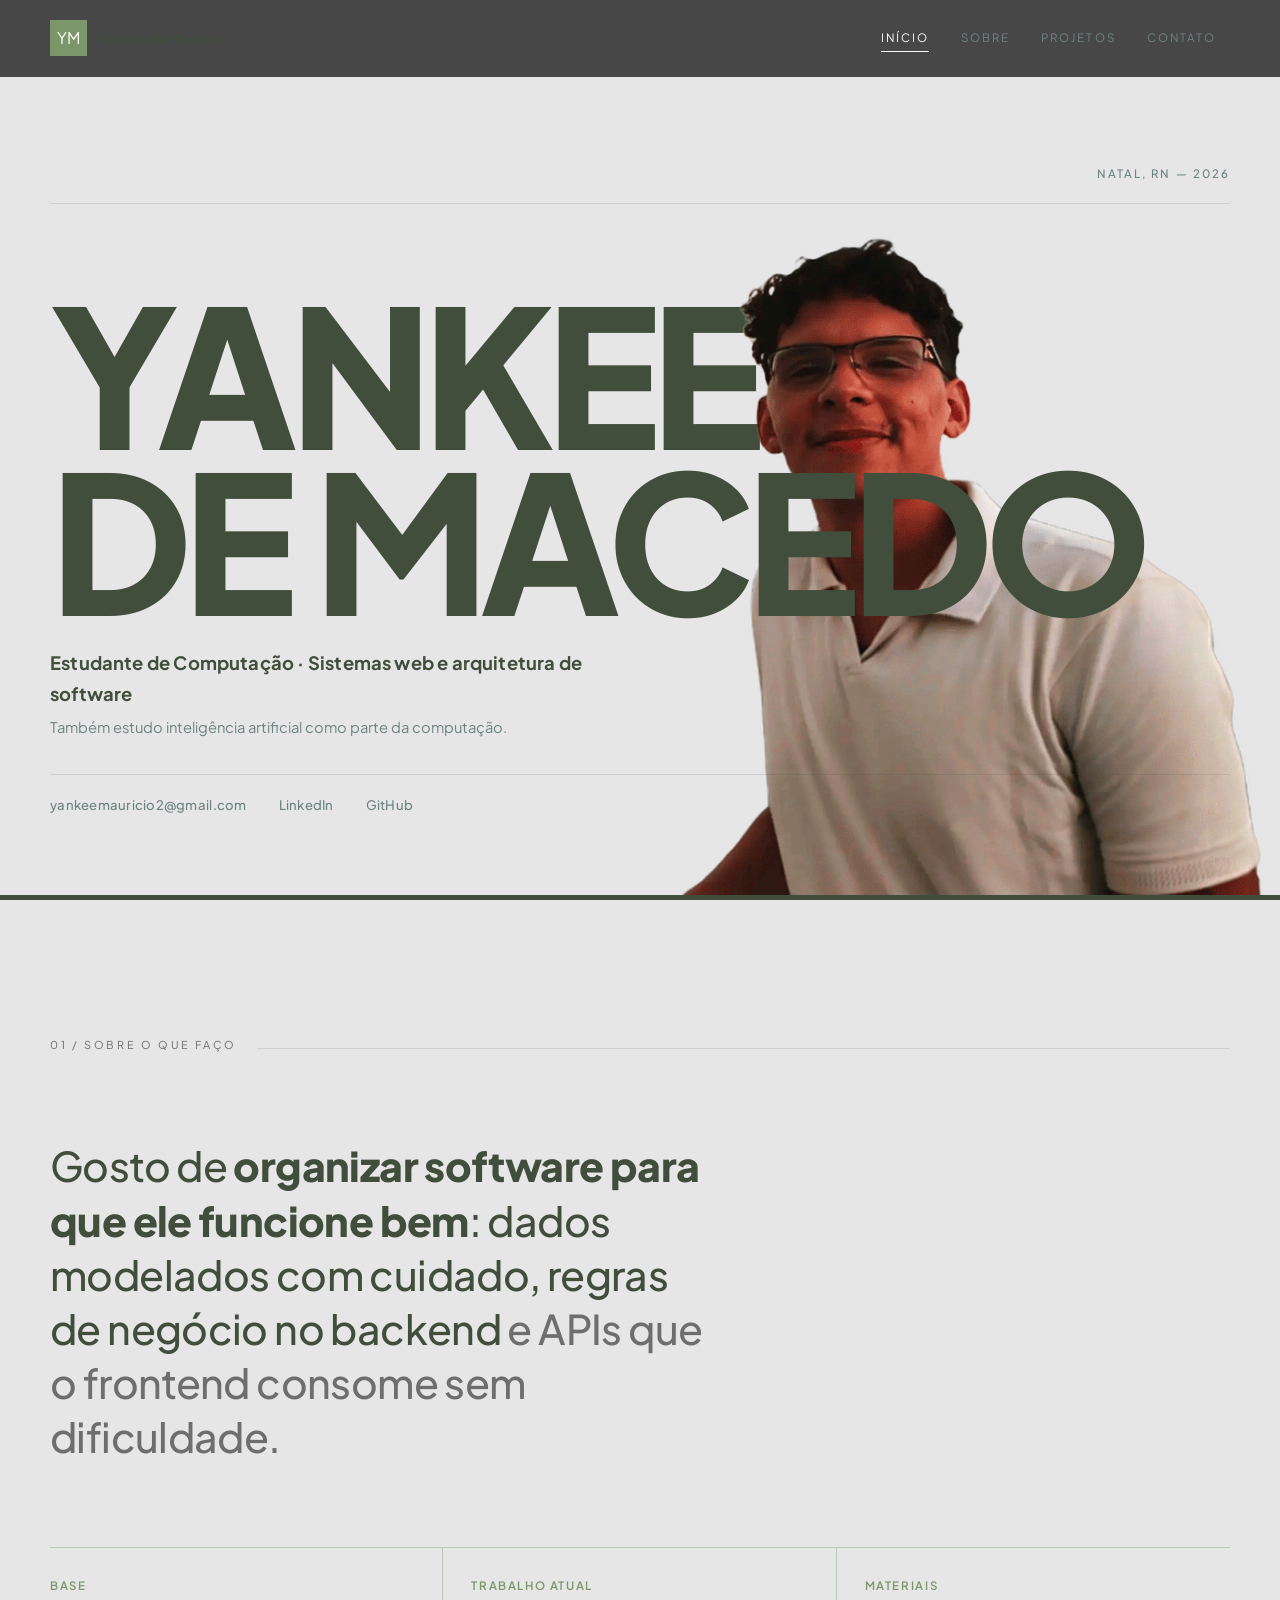
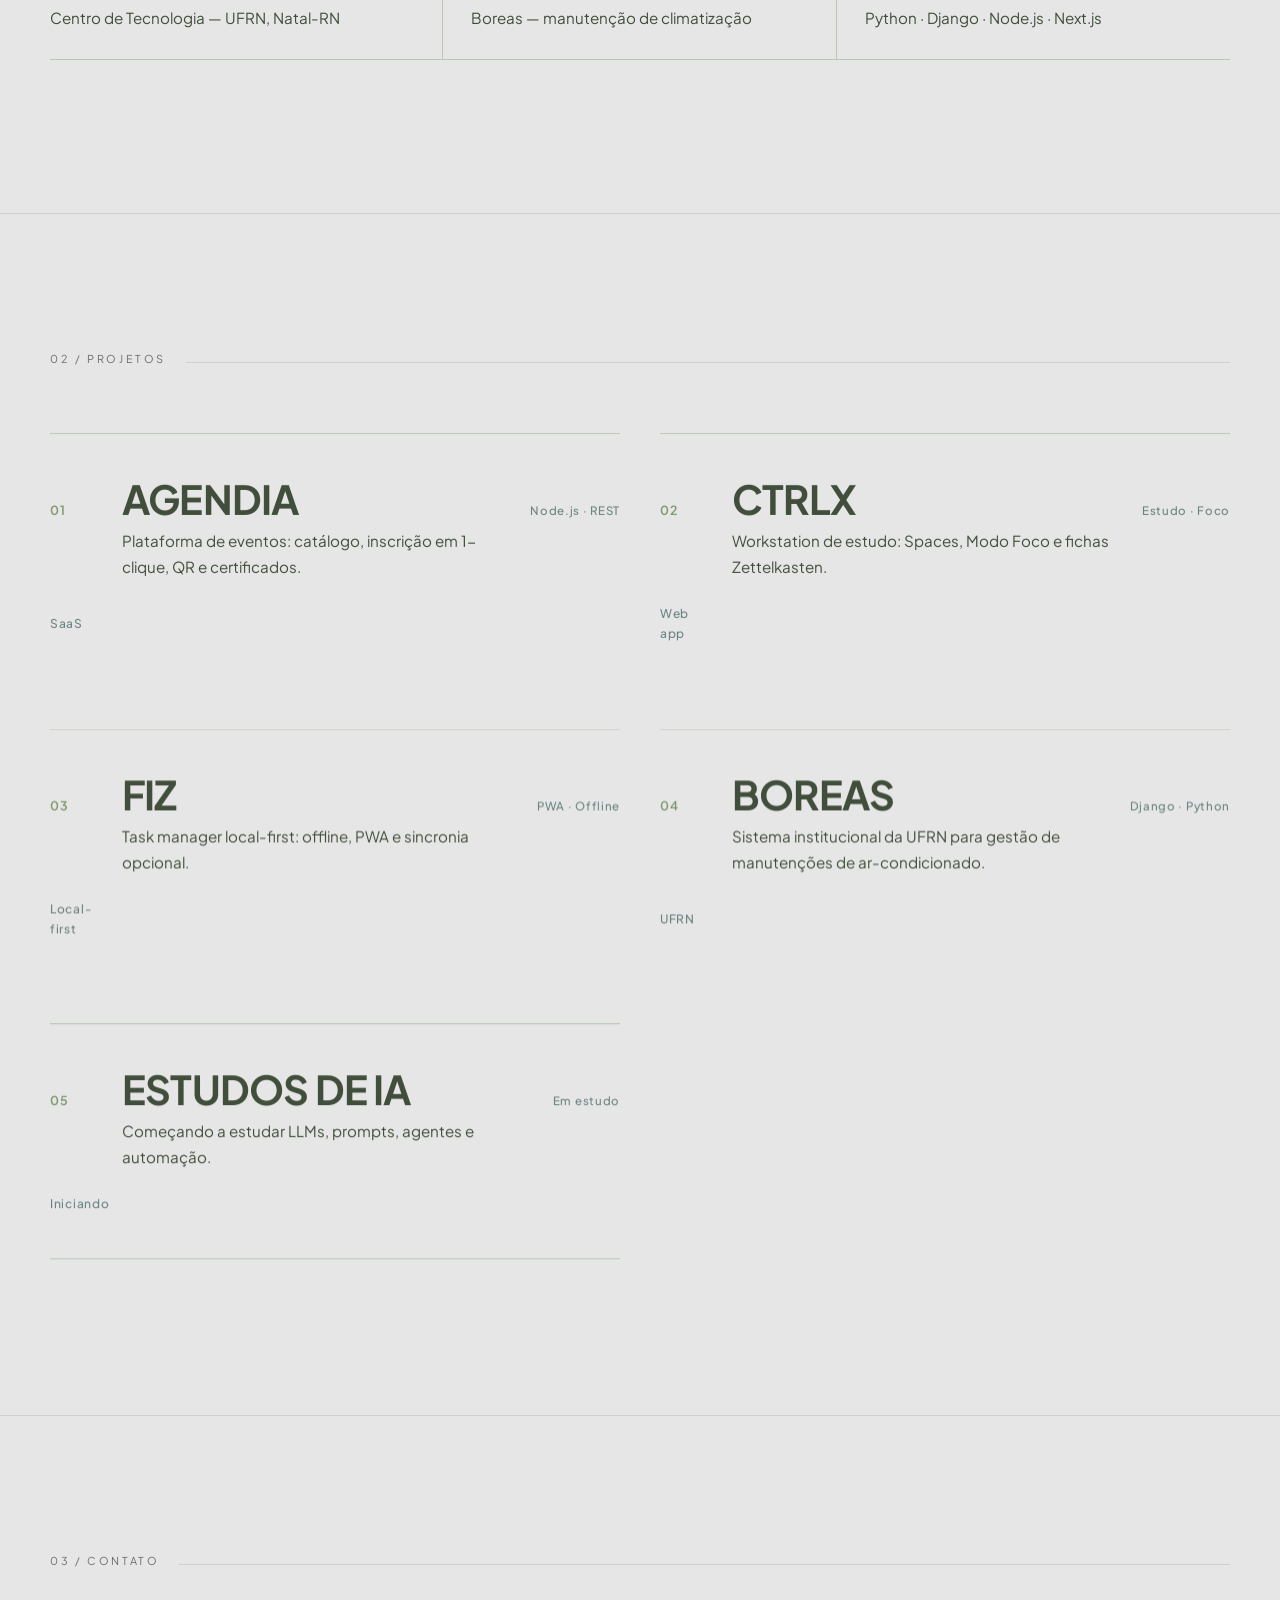
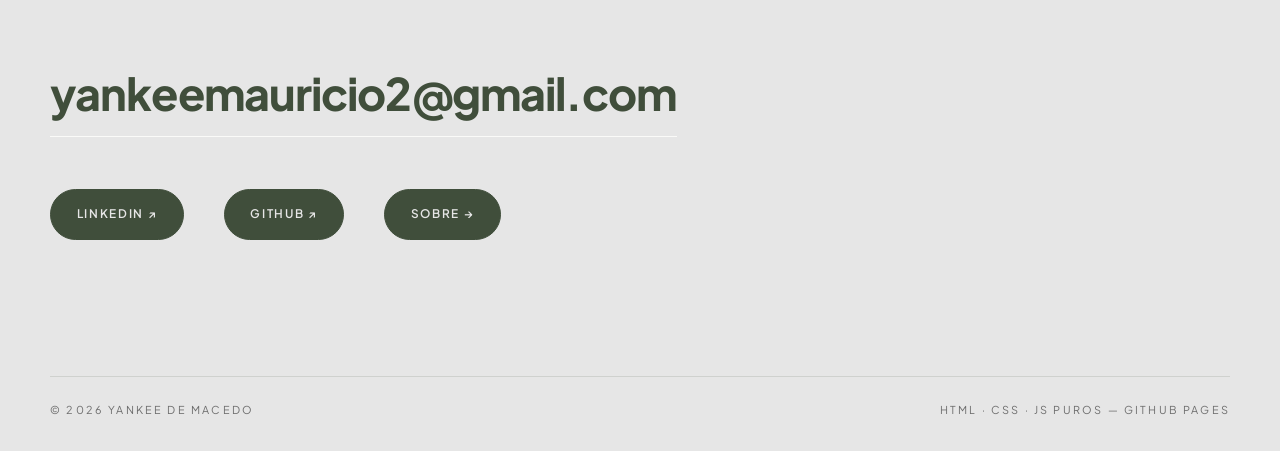
<file: index.html>
<!doctype html>
<html lang="pt-BR">
  <head>
    <meta charset="UTF-8" />
    <meta name="viewport" content="width=device-width, initial-scale=1.0" />
    <title>Yankee de Macedo — Estudante de Computação</title>
    <link rel="preconnect" href="https://fonts.googleapis.com" />
    <link rel="preconnect" href="https://fonts.gstatic.com" crossorigin />
    <link
      href="https://fonts.googleapis.com/css2?family=Plus+Jakarta+Sans:wght@400;500;600;700;800&display=swap"
      rel="stylesheet"
    />
    <meta
      name="description"
      content="Portfólio de estudos e projetos de Yankee de Macedo, estudante de Engenharia da Computação na UFRN. Sistemas web, backend e arquitetura. Natal-RN."
    />
    <meta name="theme-color" content="#E6E6E6" />
    <meta property="og:title" content="Yankee de Macedo — Estudante de Computação" />
    <meta property="og:description" content="Projetos de estudo em sistemas web, backend e arquitetura de software." />
    <meta property="og:type" content="website" />
    <link rel="icon" type="image/svg+xml" href="favicon.svg" />
    <link rel="stylesheet" href="styles.css" />
    <noscript><style>[data-reveal] { opacity: 1 !important; transform: none !important; }</style></noscript>
  </head>
  <body>
    <a class="skip-link" href="#conteudo">Pular para o conteúdo</a>
    <div class="page-shell">
      <header class="site-header">
        <div class="wrap nav-wrap">
          <a href="index.html" class="brand" aria-label="Yankee de Macedo — início">
            <span class="brand-mark" aria-hidden="true">YM</span>
            <span class="brand-name">Yankee de Macedo</span>
          </a>
          <nav class="main-nav" aria-label="Menu principal">
            <a href="index.html" class="is-active">Início</a>
            <a href="about.html">Sobre</a>
            <a href="projects.html">Projetos</a>
            <a href="contact.html">Contato</a>
          </nav>
          <button class="menu-toggle" type="button" aria-label="Abrir menu" aria-expanded="false" aria-controls="menu-mobile">Menu</button>
        </div>
        <div class="wrap">
          <nav class="mobile-nav" id="menu-mobile" aria-label="Menu mobile">
            <a href="index.html">Início</a>
            <a href="about.html">Sobre</a>
            <a href="projects.html">Projetos</a>
            <a href="contact.html">Contato</a>
          </nav>
        </div>
      </header>

      <main id="conteudo">
        <section class="hero" id="hero">
          <div class="wrap">
            <div class="hero-meta">
              <span>Natal, RN — 2026</span>
            </div>

            <!-- nome gigante (camada de trás) -->
            <h1 class="hero-title">
              <span class="hero-line"><span>Yankee</span></span>
              <span class="hero-line"><span>de Macedo</span></span>
            </h1>

            <!-- fotos recortadas: absolute, por cima do texto (efeito 3D) -->
            <div class="hero-figure" aria-hidden="true">
              <div class="hero-photo-stack">
                <img src="public/foto_perfil_semfundo.webp" alt="" class="is-on" loading="eager" fetchpriority="high" decoding="async" width="1249" height="1249" />
                <img src="public/foto_perfil_3d-semfundo.webp" alt="" loading="lazy" decoding="async" width="1600" height="1600" />
                <img src="public/foto_perfil_bloco_semfundo.webp" alt="" loading="lazy" decoding="async" width="1600" height="1600" />
                <img src="public/foto_perfil_papel_semfundo.webp" alt="" loading="lazy" decoding="async" width="1024" height="1024" />
              </div>
            </div>

            <div class="hero-bottom">
              <p class="hero-role">Estudante de Computação · Sistemas web e arquitetura de software</p>
              <p class="hero-note">Também estudo inteligência artificial como parte da computação.</p>
            </div>

            <div class="hero-contact" data-reveal>
              <a href="mailto:yankeemauricio2@gmail.com">yankeemauricio2@gmail.com</a>
              <a href="https://www.linkedin.com/in/yankeedemacedo/" target="_blank" rel="noreferrer">LinkedIn</a>
              <a href="https://github.com/yankeedemacedo" target="_blank" rel="noreferrer">GitHub</a>
            </div>
          </div>
        </section>

        <section class="section" id="manifesto">
          <div class="wrap">
            <p class="section-label">01 / Sobre o que faço</p>
            <div class="manifesto" data-reveal>
              <p>
                Gosto de <strong>organizar software para que ele funcione bem</strong>:
                dados modelados com cuidado, regras de negócio no backend
                <span class="faint">e APIs que o frontend consome sem dificuldade.</span>
              </p>
            </div>
            <dl class="facts" data-reveal>
              <div><dt>Base</dt><dd>Centro de Tecnologia — UFRN, Natal-RN</dd></div>
              <div><dt>Trabalho atual</dt><dd>Boreas — manutenção de climatização</dd></div>
              <div><dt>Materiais</dt><dd>Python · Django · Node.js · Next.js</dd></div>
            </dl>
          </div>
        </section>

        <section class="section" id="arquivo">
          <div class="wrap">
            <p class="section-label">02 / Projetos</p>
            <div class="archive" data-reveal>
              <a class="work-row" href="projects.html#agendia" data-parallax>
                <span class="idx">01</span>
                <div>
                  <h3><span class="u">Agendia</span></h3>
                  <p class="desc">Plataforma de eventos: catálogo, inscrição em 1-clique, QR e certificados.</p>
                </div>
                <span class="tags">Node.js · REST</span>
                <span class="yr">SaaS</span>
              </a>
              <a class="work-row" href="projects.html#ctrlx" data-parallax>
                <span class="idx">02</span>
                <div>
                  <h3><span class="u">CtrlX</span></h3>
                  <p class="desc">Workstation de estudo: Spaces, Modo Foco e fichas Zettelkasten.</p>
                </div>
                <span class="tags">Estudo · Foco</span>
                <span class="yr">Web app</span>
              </a>
              <a class="work-row" href="projects.html#fiz" data-parallax>
                <span class="idx">03</span>
                <div>
                  <h3><span class="u">Fiz</span></h3>
                  <p class="desc">Task manager local-first: offline, PWA e sincronia opcional.</p>
                </div>
                <span class="tags">PWA · Offline</span>
                <span class="yr">Local-first</span>
              </a>
              <a class="work-row" href="projects.html#boreas" data-parallax>
                <span class="idx">04</span>
                <div>
                  <h3><span class="u">Boreas</span></h3>
                  <p class="desc">Sistema institucional da UFRN para gestão de manutenções de ar-condicionado.</p>
                </div>
                <span class="tags">Django · Python</span>
                <span class="yr">UFRN</span>
              </a>
              <a class="work-row" href="projects.html#ia" data-parallax>
                <span class="idx">05</span>
                <div>
                  <h3><span class="u">Estudos de IA</span></h3>
                  <p class="desc">Começando a estudar LLMs, prompts, agentes e automação.</p>
                </div>
                <span class="tags">Em estudo</span>
                <span class="yr">Iniciando</span>
              </a>
            </div>
          </div>
        </section>

        <footer class="footer">
          <div class="wrap">
            <p class="section-label" data-reveal>03 / Contato</p>
            <div data-reveal>
              <a class="footer-mail" href="mailto:yankeemauricio2@gmail.com">yankeemauricio2@gmail.com</a>
              <div class="footer-links">
                <a class="btn-ghost" href="https://www.linkedin.com/in/yankeedemacedo/" target="_blank" rel="noreferrer">LinkedIn ↗</a>
                <a class="btn-ghost" href="https://github.com/yankeedemacedo" target="_blank" rel="noreferrer">GitHub ↗</a>
                <a class="btn-ghost" href="about.html">Sobre →</a>
              </div>
            </div>
            <div class="footer-base">
              <span>© <span data-year>2026</span> Yankee de Macedo</span>
              <span>HTML · CSS · JS puros — GitHub Pages</span>
            </div>
          </div>
        </footer>
      </main>
    </div>
    <script src="script.js"></script>
  </body>
</html>
</file>
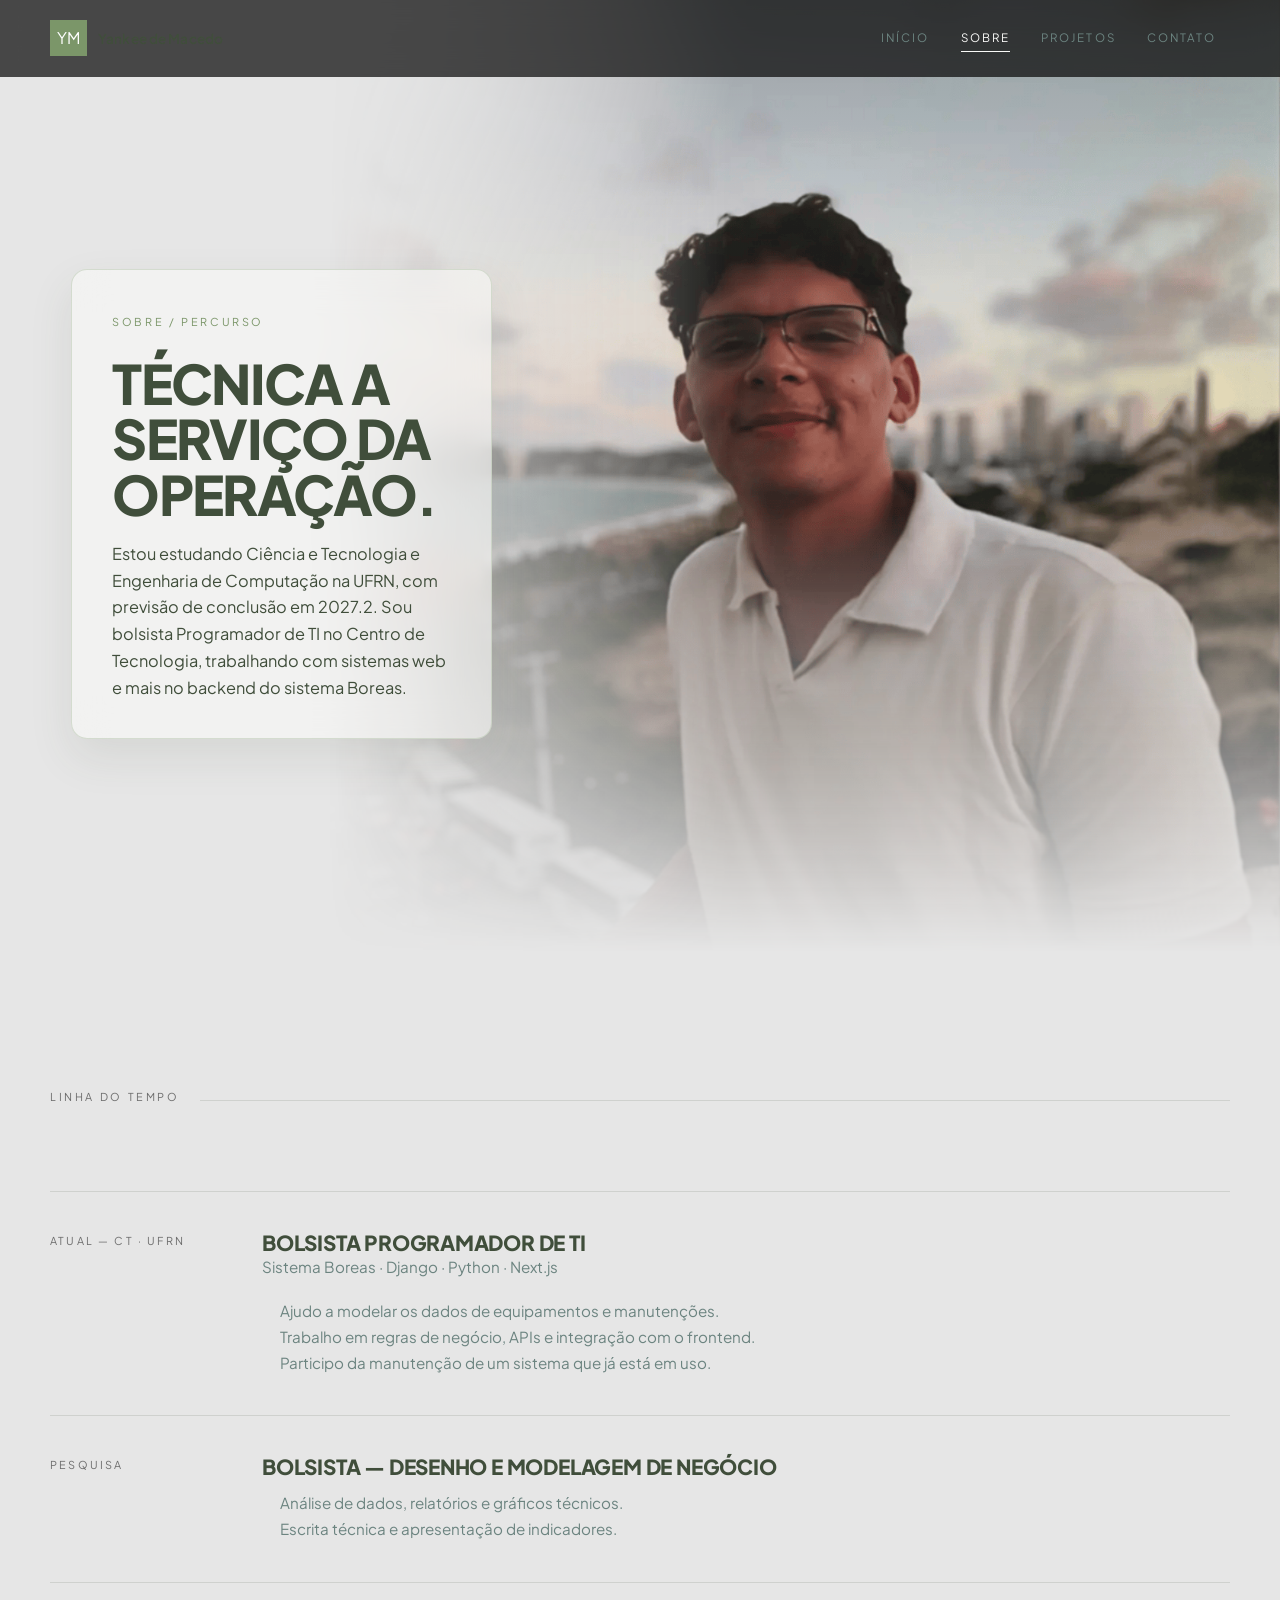
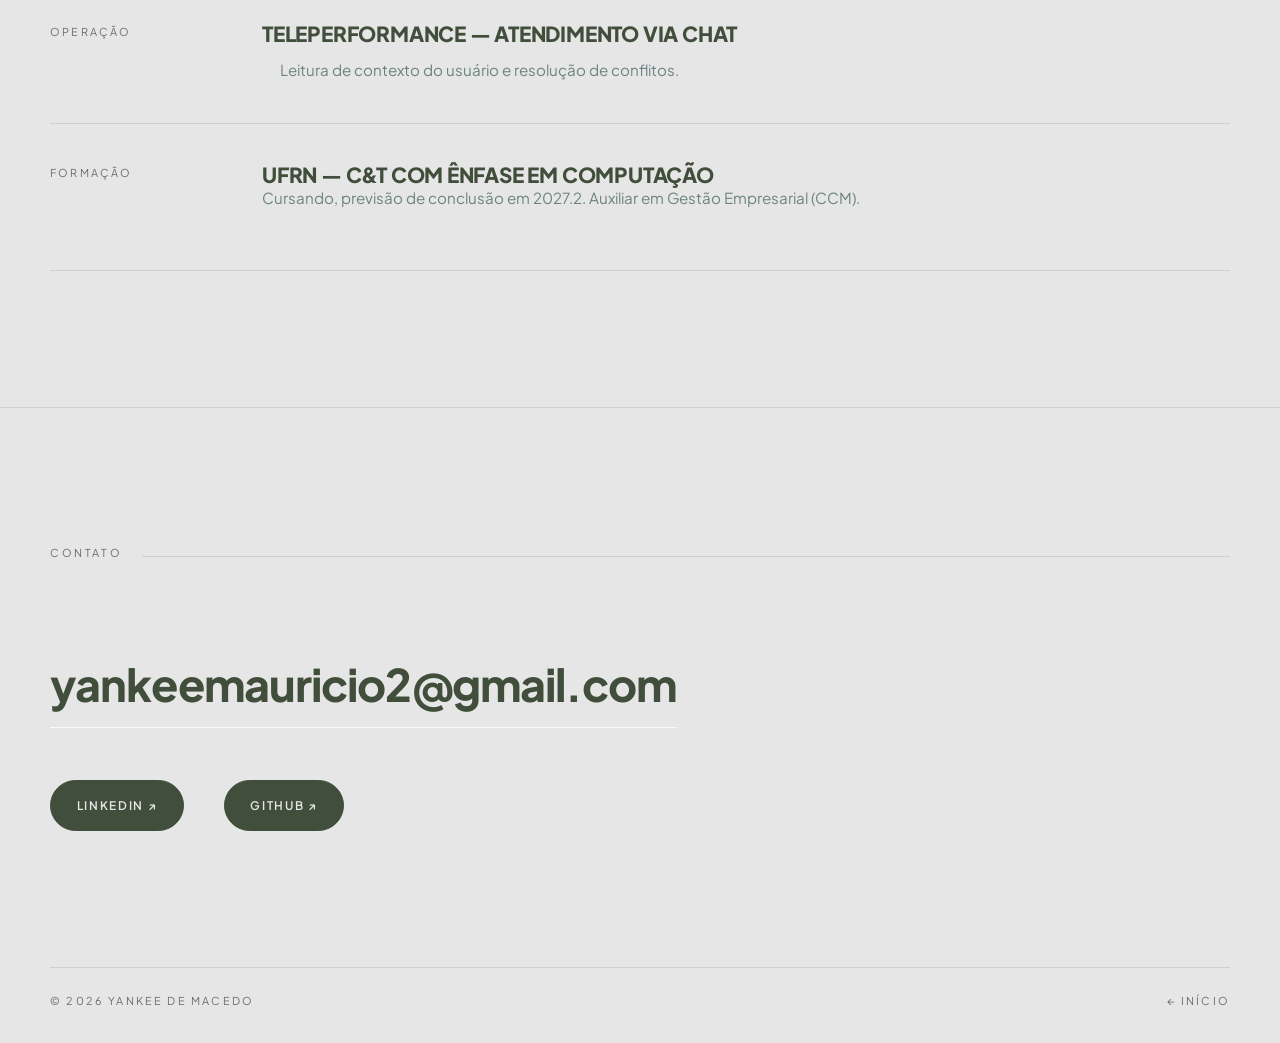
<file: about.html>
<!doctype html>
<html lang="pt-BR">
  <head>
    <meta charset="UTF-8" />
    <meta name="viewport" content="width=device-width, initial-scale=1.0" />
    <title>Sobre — Yankee de Macedo</title>
    <link rel="preconnect" href="https://fonts.googleapis.com" />
    <link rel="preconnect" href="https://fonts.gstatic.com" crossorigin />
    <link
      href="https://fonts.googleapis.com/css2?family=Plus+Jakarta+Sans:wght@400;500;600;700;800&display=swap"
      rel="stylesheet"
    />
    <meta name="description" content="Percurso de Yankee de Macedo, estudante de Engenharia da Computação na UFRN." />
    <meta name="theme-color" content="#E6E6E6" />
    <link rel="icon" type="image/svg+xml" href="favicon.svg" />
    <link rel="stylesheet" href="styles.css" />
    <noscript><style>[data-reveal] { opacity: 1 !important; transform: none !important; }</style></noscript>
  </head>
  <body>
    <a class="skip-link" href="#conteudo">Pular para o conteúdo</a>
    <div class="page-shell">
      <header class="site-header">
        <div class="wrap nav-wrap">
          <a href="index.html" class="brand" aria-label="Yankee de Macedo — início">
            <span class="brand-mark" aria-hidden="true">YM</span>
            <span class="brand-name">Yankee de Macedo</span>
          </a>
          <nav class="main-nav" aria-label="Menu principal">
            <a href="index.html">Início</a>
            <a href="about.html" class="is-active">Sobre</a>
            <a href="projects.html">Projetos</a>
            <a href="contact.html">Contato</a>
          </nav>
          <button class="menu-toggle" type="button" aria-label="Abrir menu" aria-expanded="false" aria-controls="menu-mobile">Menu</button>
        </div>
        <div class="wrap">
          <nav class="mobile-nav" id="menu-mobile" aria-label="Menu mobile">
            <a href="index.html">Início</a>
            <a href="about.html">Sobre</a>
            <a href="projects.html">Projetos</a>
            <a href="contact.html">Contato</a>
          </nav>
        </div>
      </header>

      <main id="conteudo">
        <section class="about-hero">
          <div class="about-hero-inner">
            <div class="wrap about-hero-copy">
              <div class="glass-panel" data-reveal>
                <p class="section-label">Sobre / Percurso</p>
                <h1>Técnica a serviço da operação.</h1>
                <p class="lead">
                  Estou estudando Ciência e Tecnologia e Engenharia de Computação na UFRN,
                  com previsão de conclusão em 2027.2. Sou bolsista Programador de TI no
                  Centro de Tecnologia, trabalhando com sistemas web e mais no backend do
                  sistema Boreas.
                </p>
              </div>
            </div>
          </div>
          <div class="about-hero-media">
            <img src="public/foto_perfil.png" alt="Yankee de Macedo" loading="eager" fetchpriority="high" decoding="async" />
          </div>
        </section>

        <section class="section">
          <div class="wrap">
            <p class="section-label" data-reveal>Linha do tempo</p>
            <div class="timeline" data-reveal>
              <article>
                <span class="when">Atual — CT · UFRN</span>
                <div>
                  <h3>Bolsista Programador de TI</h3>
                  <p>Sistema Boreas · Django · Python · Next.js</p>
                  <ul>
                    <li>Ajudo a modelar os dados de equipamentos e manutenções.</li>
                    <li>Trabalho em regras de negócio, APIs e integração com o frontend.</li>
                    <li>Participo da manutenção de um sistema que já está em uso.</li>
                  </ul>
                </div>
              </article>
              <article>
                <span class="when">Pesquisa</span>
                <div>
                  <h3>Bolsista — Desenho e Modelagem de Negócio</h3>
                  <ul>
                    <li>Análise de dados, relatórios e gráficos técnicos.</li>
                    <li>Escrita técnica e apresentação de indicadores.</li>
                  </ul>
                </div>
              </article>
              <article>
                <span class="when">Operação</span>
                <div>
                  <h3>Teleperformance — Atendimento via chat</h3>
                  <ul>
                    <li>Leitura de contexto do usuário e resolução de conflitos.</li>
                  </ul>
                </div>
              </article>
              <article>
                <span class="when">Formação</span>
                <div>
                  <h3>UFRN — C&amp;T com ênfase em Computação</h3>
                  <p>Cursando, previsão de conclusão em 2027.2. Auxiliar em Gestão Empresarial (CCM).</p>
                </div>
              </article>
            </div>
          </div>
        </section>
      </main>

      <footer class="footer">
        <div class="wrap">
          <p class="section-label" data-reveal>Contato</p>
          <div data-reveal>
            <a class="footer-mail" href="mailto:yankeemauricio2@gmail.com">yankeemauricio2@gmail.com</a>
            <div class="footer-links">
              <a class="btn-ghost" href="https://www.linkedin.com/in/yankeedemacedo/" target="_blank" rel="noreferrer">LinkedIn ↗</a>
              <a class="btn-ghost" href="https://github.com/yankeedemacedo" target="_blank" rel="noreferrer">GitHub ↗</a>
            </div>
          </div>
          <div class="footer-base">
            <span>© <span data-year>2026</span> Yankee de Macedo</span>
            <span><a href="index.html" style="text-decoration:none">← Início</a></span>
          </div>
        </div>
      </footer>
    </div>
    <script src="script.js"></script>
  </body>
</html>
</file>
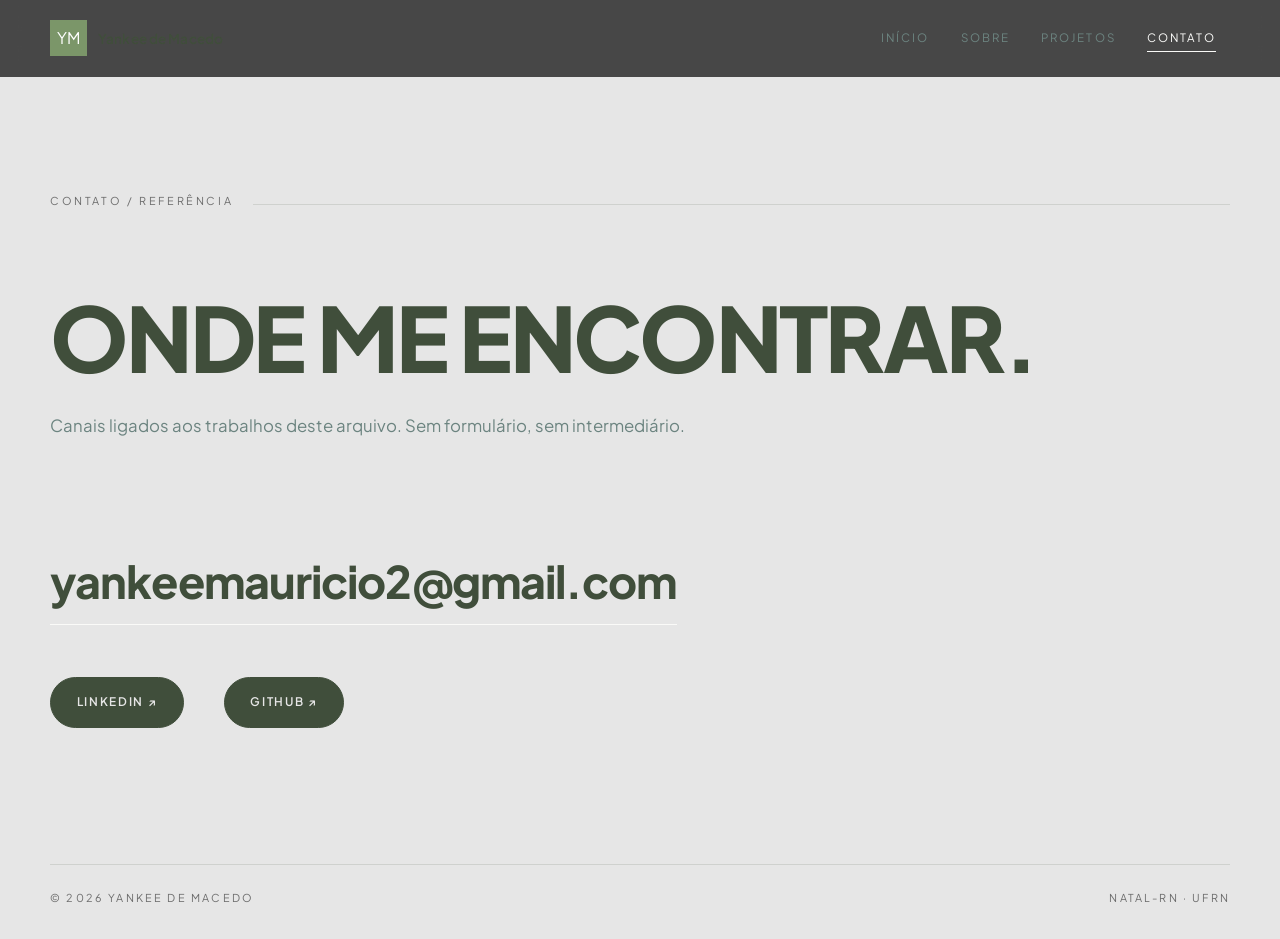
<file: contact.html>
<!doctype html>
<html lang="pt-BR">
  <head>
    <meta charset="UTF-8" />
    <meta name="viewport" content="width=device-width, initial-scale=1.0" />
    <title>Contato — Yankee de Macedo</title>
    <link rel="preconnect" href="https://fonts.googleapis.com" />
    <link rel="preconnect" href="https://fonts.gstatic.com" crossorigin />
    <link
      href="https://fonts.googleapis.com/css2?family=Plus+Jakarta+Sans:wght@400;500;600;700;800&display=swap"
      rel="stylesheet"
    />
    <meta name="description" content="Onde encontrar Yankee de Macedo: e-mail, LinkedIn e GitHub." />
    <meta name="theme-color" content="#E6E6E6" />
    <link rel="icon" type="image/svg+xml" href="favicon.svg" />
    <link rel="stylesheet" href="styles.css" />
    <noscript><style>[data-reveal] { opacity: 1 !important; transform: none !important; }</style></noscript>
  </head>
  <body>
    <a class="skip-link" href="#conteudo">Pular para o conteúdo</a>
    <div class="page-shell">
      <header class="site-header">
        <div class="wrap nav-wrap">
          <a href="index.html" class="brand" aria-label="Yankee de Macedo — início">
            <span class="brand-mark" aria-hidden="true">YM</span>
            <span class="brand-name">Yankee de Macedo</span>
          </a>
          <nav class="main-nav" aria-label="Menu principal">
            <a href="index.html">Início</a>
            <a href="about.html">Sobre</a>
            <a href="projects.html">Projetos</a>
            <a href="contact.html" class="is-active">Contato</a>
          </nav>
          <button class="menu-toggle" type="button" aria-label="Abrir menu" aria-expanded="false" aria-controls="menu-mobile">Menu</button>
        </div>
        <div class="wrap">
          <nav class="mobile-nav" id="menu-mobile" aria-label="Menu mobile">
            <a href="index.html">Início</a>
            <a href="about.html">Sobre</a>
            <a href="projects.html">Projetos</a>
            <a href="contact.html">Contato</a>
          </nav>
        </div>
      </header>

      <main id="conteudo">
        <section class="page-hero">
          <div class="wrap">
            <p class="section-label">Contato / Referência</p>
            <h1 data-reveal>Onde me encontrar.</h1>
            <p class="lead" data-reveal>Canais ligados aos trabalhos deste arquivo. Sem formulário, sem intermediário.</p>
          </div>
        </section>

        <footer class="footer" style="border-top: none; padding-top: 0">
          <div class="wrap">
            <div data-reveal>
              <a class="footer-mail" href="mailto:yankeemauricio2@gmail.com">yankeemauricio2@gmail.com</a>
              <div class="footer-links">
                <a class="btn-ghost" href="https://www.linkedin.com/in/yankeedemacedo/" target="_blank" rel="noreferrer">LinkedIn ↗</a>
                <a class="btn-ghost" href="https://github.com/yankeedemacedo" target="_blank" rel="noreferrer">GitHub ↗</a>
              </div>
            </div>
            <div class="footer-base">
              <span>© <span data-year>2026</span> Yankee de Macedo</span>
              <span>Natal-RN · UFRN</span>
            </div>
          </div>
        </footer>
      </main>
    </div>
    <script src="script.js"></script>
  </body>
</html>
</file>
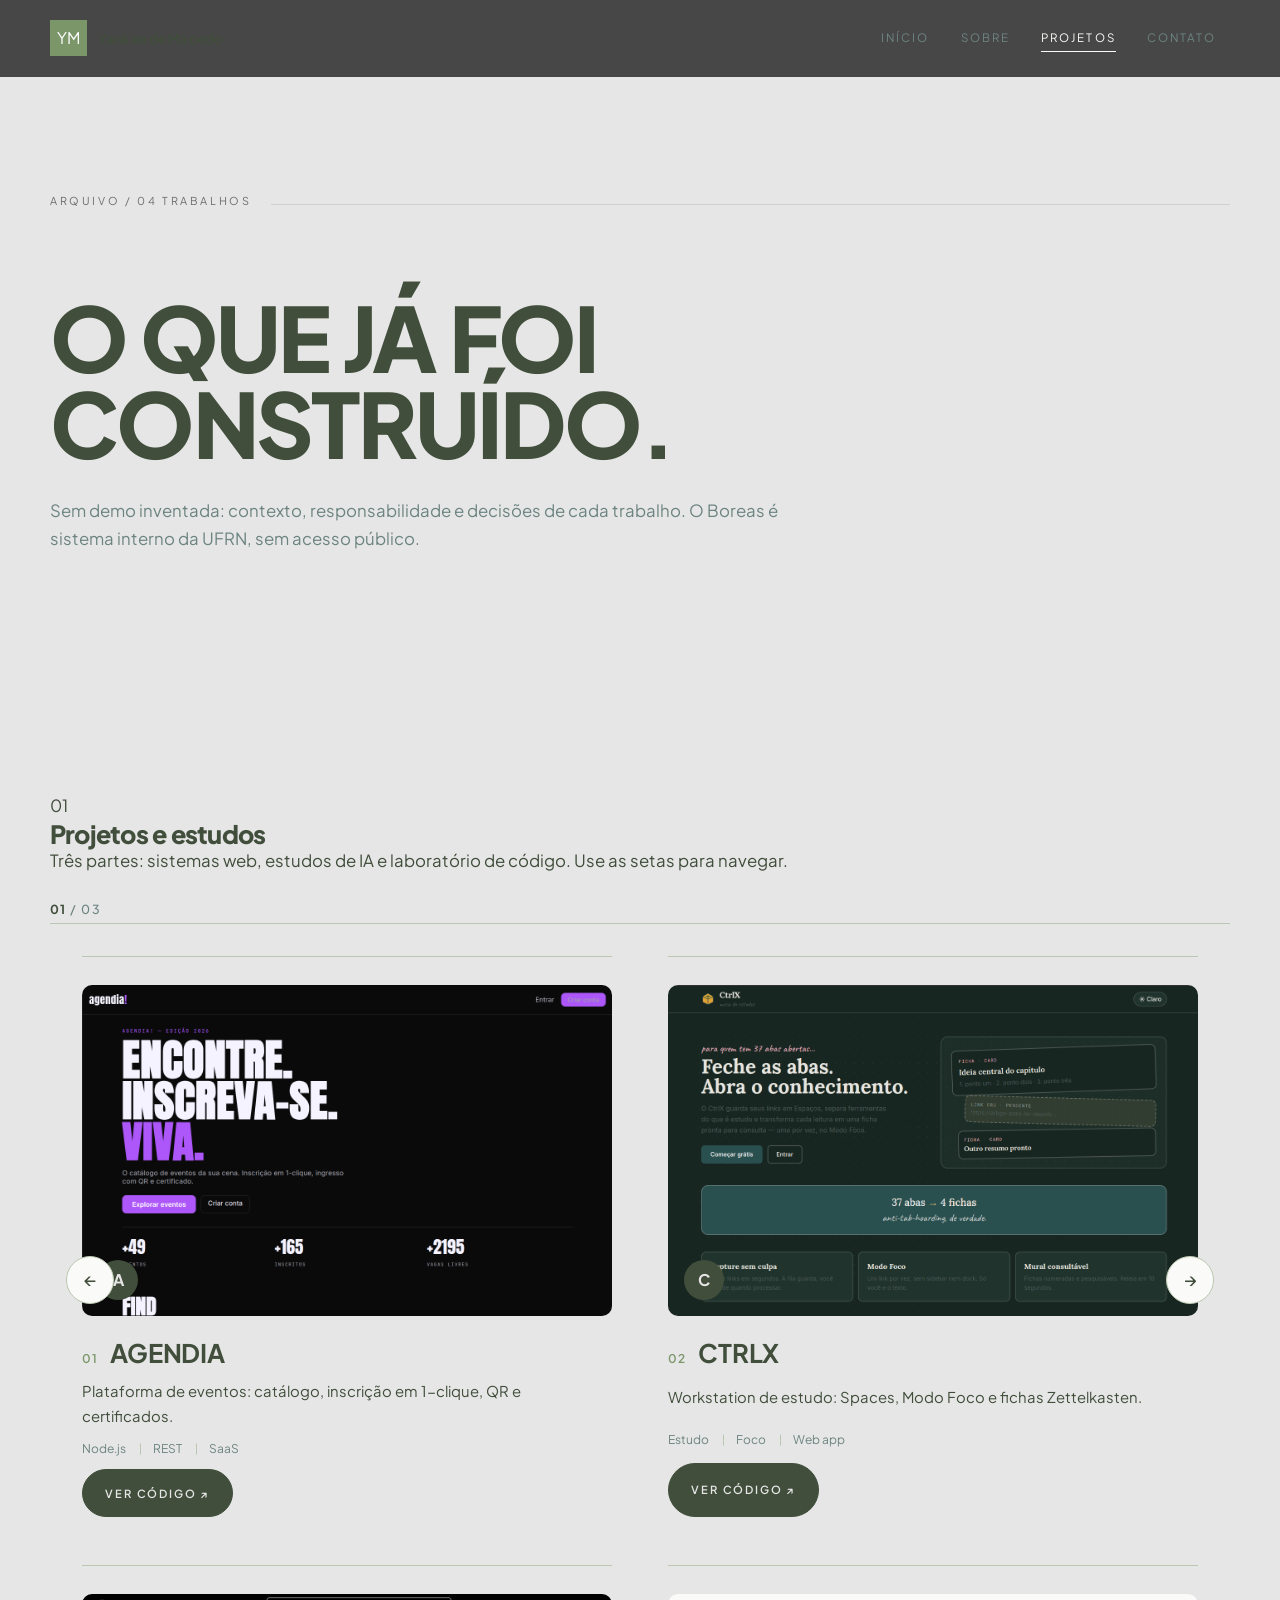
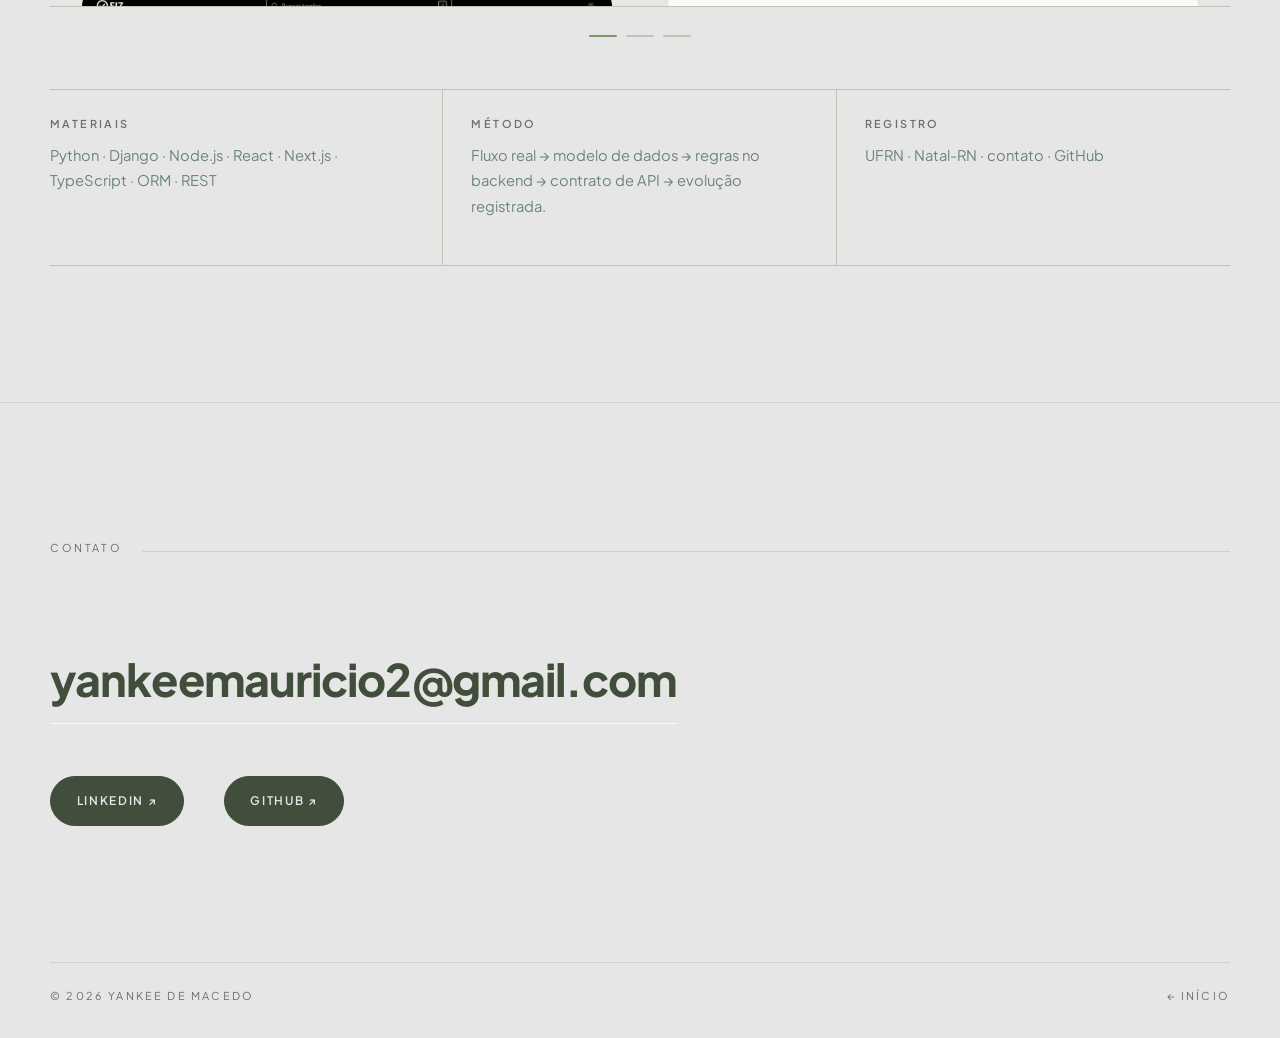
<file: projects.html>
<!doctype html>
<html lang="pt-BR">
  <head>
    <meta charset="UTF-8" />
    <meta name="viewport" content="width=device-width, initial-scale=1.0" />
    <title>Projetos — Yankee de Macedo</title>
    <link rel="preconnect" href="https://fonts.googleapis.com" />
    <link rel="preconnect" href="https://fonts.gstatic.com" crossorigin />
    <link
      href="https://fonts.googleapis.com/css2?family=Plus+Jakarta+Sans:wght@400;500;600;700;800&display=swap"
      rel="stylesheet"
    />
    <meta name="description" content="Projetos de estudo: Agendia, CtrlX, Fiz e Boreas (UFRN)." />
    <meta name="theme-color" content="#E6E6E6" />
    <link rel="icon" type="image/svg+xml" href="favicon.svg" />
    <link rel="stylesheet" href="styles.css" />
    <noscript><style>[data-reveal] { opacity: 1 !important; transform: none !important; }</style></noscript>
  </head>
  <body>
    <a class="skip-link" href="#conteudo">Pular para o conteúdo</a>
    <div class="page-shell">
      <header class="site-header">
        <div class="wrap nav-wrap">
          <a href="index.html" class="brand" aria-label="Yankee de Macedo — início">
            <span class="brand-mark" aria-hidden="true">YM</span>
            <span class="brand-name">Yankee de Macedo</span>
          </a>
          <nav class="main-nav" aria-label="Menu principal">
            <a href="index.html">Início</a>
            <a href="about.html">Sobre</a>
            <a href="projects.html" class="is-active">Projetos</a>
            <a href="contact.html">Contato</a>
          </nav>
          <button class="menu-toggle" type="button" aria-label="Abrir menu" aria-expanded="false" aria-controls="menu-mobile">Menu</button>
        </div>
        <div class="wrap">
          <nav class="mobile-nav" id="menu-mobile" aria-label="Menu mobile">
            <a href="index.html">Início</a>
            <a href="about.html">Sobre</a>
            <a href="projects.html">Projetos</a>
            <a href="contact.html">Contato</a>
          </nav>
        </div>
      </header>

      <main id="conteudo">
        <section class="page-hero">
          <div class="wrap">
            <p class="section-label">Arquivo / 04 trabalhos</p>
            <h1 data-reveal>O que já foi construído.</h1>
            <p class="lead" data-reveal>
              Sem demo inventada: contexto, responsabilidade e decisões de cada trabalho.
              O Boreas é sistema interno da UFRN, sem acesso público.
            </p>
          </div>
        </section>

        <section class="section">
          <div class="wrap">
            <div class="section-head carousel-head" data-reveal>
              <span class="section-num">01</span>
              <div>
                <h2>Projetos e estudos</h2>
                <p>Três partes: sistemas web, estudos de IA e laboratório de código. Use as setas para navegar.</p>
              </div>
              <span class="carousel-count" aria-hidden="true"><strong data-carousel-current>01</strong> / 03</span>
            </div>
            <div class="carousel" data-reveal role="region" aria-roledescription="carrossel" aria-label="Projetos e estudos">
              <div class="carousel-viewport">
                <div class="carousel-track" data-carousel-track>
                  <div class="carousel-slide" data-carousel-slide="web" role="group" aria-roledescription="slide" aria-label="1 de 3: Web">
                    <div class="proj-grid">
                      <article class="proj-card" id="agendia">
                        <div class="proj-thumb"><img src="public/agendia-desktop.png" alt="Página inicial do Agendia" loading="lazy" decoding="async" /><span class="proj-seal" aria-hidden="true">A</span></div>
                        <div class="proj-body">
                          <div class="proj-top"><span class="idx">01</span><h3>Agendia</h3></div>
                          <p class="desc">Plataforma de eventos: catálogo, inscrição em 1-clique, QR e certificados.</p>
                          <div class="proj-tags"><span>Node.js</span><span>REST</span><span>SaaS</span></div>
                          <a class="btn-ghost btn-sm" href="https://github.com/yankeedemacedo/agendia" target="_blank" rel="noreferrer">Ver código ↗</a>
                        </div>
                      </article>
                      <article class="proj-card" id="ctrlx">
                        <div class="proj-thumb"><img src="public/ctrlx-desktop.png" alt="Página inicial do CtrlX" loading="lazy" decoding="async" /><span class="proj-seal" aria-hidden="true">C</span></div>
                        <div class="proj-body">
                          <div class="proj-top"><span class="idx">02</span><h3>CtrlX</h3></div>
                          <p class="desc">Workstation de estudo: Spaces, Modo Foco e fichas Zettelkasten.</p>
                          <div class="proj-tags"><span>Estudo</span><span>Foco</span><span>Web app</span></div>
                          <a class="btn-ghost btn-sm" href="https://github.com/yankeedemacedo/ctrlx" target="_blank" rel="noreferrer">Ver código ↗</a>
                        </div>
                      </article>
                      <article class="proj-card" id="fiz">
                        <div class="proj-thumb"><img src="public/fiz-desktop.png" alt="App Fiz no desktop" loading="lazy" decoding="async" /><span class="proj-seal" aria-hidden="true">F</span></div>
                        <div class="proj-body">
                          <div class="proj-top"><span class="idx">03</span><h3>Fiz</h3></div>
                          <p class="desc">Task manager local-first: offline, PWA e sincronia opcional.</p>
                          <div class="proj-tags"><span>PWA</span><span>Offline</span><span>Local-first</span></div>
                          <a class="btn-ghost btn-sm" href="https://github.com/yankeedemacedo/fiz" target="_blank" rel="noreferrer">Ver código ↗</a>
                        </div>
                      </article>
                      <article class="proj-card" id="boreas">
                        <div class="proj-thumb plate"><img src="public/boreas-ufrn.png" alt="Logotipos do Boreas e da UFRN" loading="lazy" decoding="async" /><span class="proj-seal" aria-hidden="true">B</span></div>
                        <div class="proj-body">
                          <div class="proj-top"><span class="idx">04</span><h3>Boreas</h3></div>
                          <p class="desc">Gestão de manutenções de ar-condicionado da UFRN.</p>
                          <div class="proj-tags"><span>Django</span><span>Python</span><span>UFRN</span></div>
                          <span class="btn-ghost btn-sm is-disabled" aria-disabled="true">Privado / Interno</span>
                        </div>
                      </article>
                    </div>
                  </div>
                  <div class="carousel-slide" id="ia" data-carousel-slide="ia" role="group" aria-roledescription="slide" aria-label="2 de 3: Estudos de IA">
                    <div class="soon-wrap">
                      <div class="soon-emblem" aria-hidden="true"><span>EM<br />BREVE</span></div>
                      <h2>Estudos de Inteligência Artificial</h2>
                      <p>Seção em construção — aqui vou reunindo meus estudos em modelos, LLMs, prompts, agentes e automação. Ainda não há projetos publicados.</p>
                      <div class="ai-strip" aria-label="Temas de estudo em IA">
                        <span>LLMs</span><span>prompts</span><span>agentes</span><span>automação</span><span>modelos</span>
                      </div>
                    </div>
                  </div>
                  <div class="carousel-slide" id="laboratorio" data-carousel-slide="lab" role="group" aria-roledescription="slide" aria-label="3 de 3: Laboratório">
                    <div class="repo-grid">
                      <a class="repo-card" href="https://github.com/yankeedemacedo/apisql" target="_blank" rel="noreferrer"><span class="repo-name">apisql</span><span class="repo-desc">CRUD + SQL + bibliotecas Node</span><span class="repo-foot"><i class="dot js" aria-hidden="true"></i>JavaScript<span class="repo-go" aria-hidden="true">↗</span></span></a>
                      <a class="repo-card" href="https://github.com/yankeedemacedo/api_simples" target="_blank" rel="noreferrer"><span class="repo-name">api_simples</span><span class="repo-desc">Primeira API, para testes</span><span class="repo-foot"><i class="dot js" aria-hidden="true"></i>JavaScript<span class="repo-go" aria-hidden="true">↗</span></span></a>
                      <a class="repo-card" href="https://github.com/yankeedemacedo/api_web2" target="_blank" rel="noreferrer"><span class="repo-name">api_web2</span><span class="repo-desc">Estudo de WEB 2</span><span class="repo-foot"><i class="dot js" aria-hidden="true"></i>JavaScript<span class="repo-go" aria-hidden="true">↗</span></span></a>
                      <a class="repo-card" href="https://github.com/yankeedemacedo/shop" target="_blank" rel="noreferrer"><span class="repo-name">shop</span><span class="repo-desc">Estudos em TypeScript</span><span class="repo-foot"><i class="dot ts" aria-hidden="true"></i>TypeScript<span class="repo-go" aria-hidden="true">↗</span></span></a>
                      <a class="repo-card" href="https://github.com/yankeedemacedo/ponteiros_c" target="_blank" rel="noreferrer"><span class="repo-name">ponteiros_c</span><span class="repo-desc">Ponteiros em C</span><span class="repo-foot"><i class="dot c" aria-hidden="true"></i>C<span class="repo-go" aria-hidden="true">↗</span></span></a>
                      <a class="repo-card" href="https://github.com/yankeedemacedo/site-inspirado-serie-netflix" target="_blank" rel="noreferrer"><span class="repo-name">site-netflix</span><span class="repo-desc">HTML/CSS puro</span><span class="repo-foot"><i class="dot html" aria-hidden="true"></i>HTML<span class="repo-go" aria-hidden="true">↗</span></span></a>
                      <a class="repo-card" href="https://github.com/yankeedemacedo/escultor" target="_blank" rel="noreferrer"><span class="repo-name">escultor</span><span class="repo-desc">Estudos gerais</span><span class="repo-foot"><i class="dot mk" aria-hidden="true"></i>Makefile<span class="repo-go" aria-hidden="true">↗</span></span></a>
                    </div>
                  </div>
                </div>
              </div>
              <button class="carousel-btn prev" type="button" data-carousel-prev aria-label="Slide anterior">←</button>
              <button class="carousel-btn next" type="button" data-carousel-next aria-label="Próximo slide">→</button>
              <div class="carousel-dots" role="tablist" aria-label="Seções do arquivo">
                <button type="button" data-carousel-dot="0" aria-label="Web" aria-current="true"></button>
                <button type="button" data-carousel-dot="1" aria-label="Inteligência Artificial" aria-current="false"></button>
                <button type="button" data-carousel-dot="2" aria-label="Laboratório" aria-current="false"></button>
              </div>
            </div>
            <div class="spec-list" data-reveal>
              <div><h3>Materiais</h3><p>Python · Django · Node.js · React · Next.js · TypeScript · ORM · REST</p></div>
              <div><h3>Método</h3><p>Fluxo real → modelo de dados → regras no backend → contrato de API → evolução registrada.</p></div>
              <div><h3>Registro</h3><p>UFRN · Natal-RN · <a href="contact.html">contato</a> · <a href="https://github.com/yankeedemacedo" target="_blank" rel="noreferrer">GitHub</a></p></div>
            </div>
          </div>
        </section>

      </main>

      <footer class="footer">
        <div class="wrap">
          <p class="section-label" data-reveal>Contato</p>
          <div data-reveal>
            <a class="footer-mail" href="mailto:yankeemauricio2@gmail.com">yankeemauricio2@gmail.com</a>
            <div class="footer-links">
              <a class="btn-ghost" href="https://www.linkedin.com/in/yankeedemacedo/" target="_blank" rel="noreferrer">LinkedIn ↗</a>
              <a class="btn-ghost" href="https://github.com/yankeedemacedo" target="_blank" rel="noreferrer">GitHub ↗</a>
            </div>
          </div>
          <div class="footer-base">
            <span>© <span data-year>2026</span> Yankee de Macedo</span>
            <span><a href="index.html" style="text-decoration:none">← Início</a></span>
          </div>
        </div>
      </footer>
    </div>
    <script src="script.js"></script>
  </body>
</html>
</file>
<file: styles.css>
/* ============================================================
   YM — Tema Sálvia / Gelo / Ardósia
   Paleta fechada: #7B9669 · #E6E6E6 · #6C8480 · #BAC8B1 · #404E3B
   Tipografia: Plus Jakarta Sans (geométrica, moderna).
   Imagens sempre naturais — nenhum filter/overlay/blur aplicado.
   ============================================================ */

:root {
  /* paleta obrigatória */
  --sage: #7b9669;
  --ice: #e6e6e6;
  --slate: #6c8480;
  --pastel: #bac8b1;
  --moss: #404e3b;

  /* derivados de apoio (mesma família) */
  --paper: #fafaf8;
  --moss-deep: #2f3a2b;
  --text: var(--moss);
  --text-soft: var(--slate);
  --text-muted: #6e6e6e;
  --line: rgba(64, 78, 59, 0.14);
  --line-strong: var(--pastel);

  --font: "Plus Jakarta Sans", system-ui, -apple-system, "Segoe UI", sans-serif;
  --expo: cubic-bezier(0.16, 1, 0.3, 1);
  --wrap: 1180px;
  --radius: 16px;

  /* aliases legados → agora apontam para a paleta nova,
     para que as partes 2–4 sejam reescritas sem quebrar o site */
  --black: var(--moss);
  --graphite: var(--paper);
  --graphite-2: var(--ice);
  --white: var(--paper);
  --silver: var(--slate);
  --muted: var(--text-muted);
  --red: var(--sage);
  --red-deep: var(--moss);
  --display: var(--font);
  --body: var(--font);
}

/* ---------- reset ---------- */
*, *::before, *::after { box-sizing: border-box; }

html {
  scroll-behavior: smooth;
  -webkit-text-size-adjust: 100%;
}

body {
  margin: 0;
  background: var(--ice);
  color: var(--text);
  font-family: var(--font);
  font-size: 1.05rem;
  line-height: 1.7;
  -webkit-font-smoothing: antialiased;
  -moz-osx-font-smoothing: grayscale;
  overflow-x: hidden;
}

h1, h2, h3, h4 {
  margin: 0;
  font-family: var(--font);
  font-weight: 800;
  line-height: 1.05;
  letter-spacing: -0.03em;
  color: var(--text);
  text-wrap: balance;
}

p { margin: 0 0 1.15rem; }
ul { margin: 0; padding: 0; list-style: none; }

a { color: inherit; text-decoration: none; }
img { display: block; max-width: 100%; height: auto; }
button { font: inherit; color: inherit; border: none; background: none; cursor: pointer; }

::selection { background: var(--pastel); color: var(--moss); }

:focus-visible {
  outline: 2px solid var(--sage);
  outline-offset: 3px;
  border-radius: 4px;
}

a:focus-visible, button:focus-visible {
  outline: 2px solid var(--sage);
  outline-offset: 4px;
}

.skip-link {
  position: absolute;
  left: 1rem;
  top: -4rem;
  z-index: 300;
  background: var(--white);
  color: var(--black);
  font-size: 0.8rem;
  padding: 0.6rem 1rem;
  text-decoration: none;
  transition: top 0.3s var(--expo);
}
.skip-link:focus { top: 1rem; }

.page-shell { position: relative; }
.wrap { width: min(var(--wrap), calc(100% - 2.5rem)); margin-inline: auto; }

/* ---------- header ---------- */

.site-header {
  position: fixed;
  inset: 0 0 auto 0;
  z-index: 100;
  background: rgba(10, 10, 10, 0.72);
  backdrop-filter: blur(14px);
  border-bottom: 1px solid transparent;
  transition: border-color 0.5s var(--expo), background 0.5s var(--expo);
}
.site-header.is-scrolled { border-bottom-color: var(--line); background: rgba(10, 10, 10, 0.9); }

.nav-wrap {
  display: flex;
  align-items: center;
  gap: 2rem;
  min-height: 76px;
}

.brand {
  display: inline-flex;
  align-items: baseline;
  gap: 0.7rem;
  text-decoration: none;
  margin-right: auto;
}
.brand-mark {
  font-family: var(--display);
  font-weight: 400;
  font-size: 1rem;
  letter-spacing: 0.02em;
  border: none;
  border-radius: 0;
  background: var(--red);
  color: #fff;
  width: 2.3rem;
  height: 2.3rem;
  display: inline-grid;
  place-items: center;
}
.brand-name { font-size: 0.85rem; font-weight: 600; letter-spacing: 0.01em; }
.brand-role {
  font-size: 0.65rem;
  letter-spacing: 0.22em;
  text-transform: uppercase;
  color: var(--muted);
}

.main-nav { display: flex; gap: 0.25rem; }
.main-nav a {
  text-decoration: none;
  font-size: 0.72rem;
  letter-spacing: 0.18em;
  text-transform: uppercase;
  color: var(--silver);
  padding: 0.6rem 0.85rem;
  position: relative;
}
.main-nav a::after {
  content: "";
  position: absolute;
  left: 0.85rem;
  right: 0.85rem;
  bottom: 0.35rem;
  height: 1px;
  background: var(--white);
  transform: scaleX(0);
  transform-origin: right;
  transition: transform 0.5s var(--expo);
}
.main-nav a:hover::after, .main-nav a.is-active::after { transform: scaleX(1); transform-origin: left; }
.main-nav a.is-active { color: var(--white); }

.menu-toggle {
  display: none;
  background: none;
  border: 1px solid var(--line);
  color: var(--white);
  font-size: 0.72rem;
  letter-spacing: 0.18em;
  text-transform: uppercase;
  padding: 0.65rem 1rem;
  cursor: pointer;
}
.mobile-nav { display: none; }
.mobile-nav.is-open { display: block; border-top: 1px solid var(--line); }
.mobile-nav a {
  display: block;
  text-decoration: none;
  font-size: 0.8rem;
  letter-spacing: 0.16em;
  text-transform: uppercase;
  color: var(--silver);
  padding: 1rem 0;
  border-bottom: 1px solid var(--line);
}

/* ---------- hero 3D ---------- */

.hero {
  position: relative;
  min-height: 100svh;
  display: flex;
  flex-direction: column;
  justify-content: center;
  padding: 9rem 0 4rem;
  overflow: hidden;
}

.hero-meta {
  display: flex;
  justify-content: space-between;
  gap: 1rem;
  flex-wrap: wrap;
  font-size: 0.72rem;
  font-weight: 500;
  letter-spacing: 0.18em;
  text-transform: uppercase;
  color: var(--text-soft);
  padding-bottom: 1.25rem;
  margin-bottom: 2.5rem;
  border-bottom: 1px solid var(--line);
  position: relative;
  z-index: 3;
}
/* sobrou um item só na meta: sem isto o space-between jogaria o local
   para a esquerda e ele deixaria de alinhar com o nav do cabeçalho */
.hero-meta span:only-child { margin-left: auto; }

/* nome gigante — cada linha numa camada própria.
   `z-index: auto` aqui de propósito: se o .hero-title tivesse z-index, ele
   criaria um contexto de empilhamento e o z-index das linhas ficaria preso
   dentro dele, sem nunca passar da foto. */
.hero-title {
  position: relative;
  /* desce o bloco do nome sem reflow: o conteudo ja encosta no rodape
     (folga -6px), entao margin-top empurraria tudo pra fora do hero.
     `top` relativo NAO cria contexto de empilhamento — transform
     criaria e quebraria o z-index das linhas. */
  top: 46px;
  font-weight: 800;
  text-transform: uppercase;
  letter-spacing: -0.045em;
  line-height: 0.86;
  font-size: clamp(3.4rem, 15vw, 13rem);
  color: var(--moss);
}
.hero-line {
  display: block;
  overflow: hidden;
  position: relative;
}
/* 1ª linha (YANKEE) — atrás da foto */
.hero-line:first-of-type { z-index: 1; }
/* 2ª linha (DE MACEDO) — na frente da foto */
.hero-line:last-of-type { z-index: 3; }
.hero-line > span {
  display: block;
  transform: translateY(105%);
  animation: hero-rise 1.1s var(--expo) forwards;
}
.hero-line:nth-child(2) > span { animation-delay: 0.1s; }
@keyframes hero-rise { to { transform: translateY(0); } }

/* fotos recortadas: absolute e ACIMA das letras → profundidade */
/* recorte: absoluto e ACIMA das letras → profundidade.
   As 4 fotos "semfundo" são 500×500 com o sujeito à direita
   encostando na base (bbox ~x 27%–97%, y 20%–100%).
   O container usa o proporção do sujeito (0.863) e ancora à
   direita para descartar o vazio transparente à esquerda. */
.hero-figure {
  position: absolute;
  z-index: 2;
  left: 50%;
  bottom: 0;
  transform: translateX(-10%);
  width: min(56vw, 840px);
  pointer-events: none;
}
.hero-photo-stack {
  position: relative;
  width: 100%;
  aspect-ratio: 353 / 409;
}
.hero-photo-stack img {
  position: absolute;
  inset: 0;
  width: 100%;
  height: 100%;
  object-fit: cover;
  object-position: right bottom;
  opacity: 0;
  transition: opacity 1s var(--expo);
}
.hero-photo-stack img.is-on { opacity: 1; }

/* barra divisória de página inteira: separa Início do Manifesto */
.hero::after {
  content: "";
  position: absolute;
  z-index: 4;
  left: 0;
  right: 0;
  bottom: 0;
  height: 5px;
  background: var(--moss);
  pointer-events: none;
}

.hero-bottom {
  position: relative;
  z-index: 3;
  margin-top: 4.5rem;
  display: grid;
  /* sem isto a trilha `auto` nao encolhe abaixo do max-content e o
     .hero-contact (flex nowrap) vaza da coluna, indo por baixo da foto */
  grid-template-columns: minmax(0, 1fr);
  gap: 0.4rem;
  max-width: 46ch;
}
.hero-role {
  margin: 0;
  font-size: clamp(0.98rem, 1.5vw, 1.15rem);
  font-weight: 700;
  letter-spacing: 0.01em;
  color: var(--moss);
}
.hero-note {
  margin: 0;
  font-size: 0.92rem;
  line-height: 1.55;
  color: var(--text-soft);
}

.hero-contact {
  display: flex;
  flex-wrap: wrap;
  gap: 0.5rem 2rem;
  margin-top: 2.25rem;
  padding-top: 1.15rem;
  border-top: 1px solid var(--line);
  position: relative;
  z-index: 3;
}
.hero-contact a {
  font-size: 0.82rem;
  font-weight: 500;
  letter-spacing: 0.02em;
  color: var(--text-soft);
  text-decoration: none;
  transition: color 0.35s var(--expo);
}
.hero-contact a:hover { color: var(--sage); }
.scroll-hint {
  justify-self: end;
  display: inline-flex;
  align-items: center;
  gap: 0.9rem;
  font-size: 0.68rem;
  letter-spacing: 0.24em;
  text-transform: uppercase;
  color: var(--muted);
  text-decoration: none;
}
.scroll-hint .line {
  display: block;
  width: 64px;
  height: 1px;
  background: var(--muted);
  position: relative;
  overflow: hidden;
}
.scroll-hint .line::after {
  content: "";
  position: absolute;
  inset: 0;
  background: var(--white);
  animation: scan 2.2s var(--expo) infinite;
}
@keyframes scan {
  0% { transform: translateX(-100%); }
  55%, 100% { transform: translateX(100%); }
}

/* fallback: se o JS falhar, a primeira foto do hero fica visível */
.hero-photo-stack img:first-of-type { opacity: 1; }

/* ---------- seções editoriais ---------- */

.section { padding: 8.5rem 0; }
.section + .section { border-top: 1px solid var(--line); }
/* a barra do hero já faz essa separação — evita linha dupla */
.hero + .section { border-top: none; }

.section-label {
  display: flex;
  align-items: baseline;
  gap: 1.25rem;
  font-size: 0.68rem;
  letter-spacing: 0.24em;
  text-transform: uppercase;
  color: var(--muted);
  margin-bottom: 5.25rem;
}
.section-label::after { content: ""; flex: 1; height: 1px; background: var(--line); }

.manifesto p {
  font-family: var(--display);
  font-weight: 500;
  font-size: clamp(1.5rem, 3.2vw, 2.6rem);
  line-height: 1.32;
  letter-spacing: -0.015em;
  max-width: 22ch;
}
.manifesto p strong { font-weight: 800; }
.manifesto .faint { color: var(--muted); }

.facts {
  display: grid;
  grid-template-columns: repeat(3, 1fr);
  gap: 0;
  margin-top: 5.25rem;
  border-top: 1px solid var(--line-strong);
  border-bottom: 1px solid var(--line-strong);
}
.facts > div { padding: 1.75rem 1.75rem 1.75rem 0; border-right: 1px solid var(--line-strong); }
.facts > div + div { padding-left: 1.75rem; }
.facts > div:last-child { border-right: none; }
.facts dt {
  font-family: var(--font);
  font-size: 0.72rem;
  font-weight: 600;
  letter-spacing: 0.14em;
  text-transform: uppercase;
  color: var(--sage);
  margin-bottom: 0.6rem;
}
.facts dd { margin: 0; font-size: 0.95rem; color: var(--ink-soft); }

/* ---------- arquivo ---------- */

/* ---------- Arquivo: cards minimalistas ----------
   Sem moldura: divisórias finas em #BAC8B1 e respiro generoso. */

.archive {
  display: grid;
  grid-template-columns: 1fr 1fr;
  gap: 2.5rem;
}
.archive .dossier {
  grid-template-columns: auto 1fr;
  grid-template-areas:
    "idx title"
    "tags yr"
    "fig fig";
  align-items: start;
}
.dossier .idx { grid-area: idx; }
.dossier > div { grid-area: title; min-width: 0; }
.dossier .tags { grid-area: tags; }
.dossier .yr { grid-area: yr; justify-self: end; }
.dossier .devices { grid-area: fig; grid-template-columns: 1fr; }
.dossier .devices .phone { max-width: 190px; }
.devices-single { max-width: none; }

.work-row {
  display: grid;
  grid-template-columns: 2.5rem 1fr auto;
  gap: 1.5rem 2rem;
  align-items: baseline;
  padding: 2.75rem 0;
  border-top: 1px solid var(--line-strong);
  text-decoration: none;
  position: relative;
  transition: background 0.5s var(--expo);
}
.work-row:last-child { border-bottom: 1px solid var(--line-strong); }
.work-row:hover { background: rgba(186, 200, 177, 0.16); }
.work-row .idx {
  font-family: var(--font);
  font-size: 0.78rem;
  font-weight: 600;
  letter-spacing: 0.1em;
  color: var(--sage);
}
.work-row h3 {
  font-size: clamp(1.6rem, 3.4vw, 2.5rem);
  font-weight: 700;
  text-transform: uppercase;
  letter-spacing: -0.02em;
  line-height: 1.05;
  transition: color 0.45s var(--expo);
}
.work-row:hover h3 { color: var(--sage); }
.work-row .tags {
  font-family: var(--font);
  font-size: 0.72rem;
  font-weight: 500;
  letter-spacing: 0.06em;
  color: var(--slate);
}
.work-row .yr { font-size: 0.75rem; font-weight: 500; letter-spacing: 0.06em; color: var(--slate); }
.work-row .desc {
  grid-column: 2;
  color: var(--ink-soft);
  font-size: 0.95rem;
  max-width: 58ch;
  margin: 0.5rem 0 0;
}

/* parallax sutil nos blocos */
[data-parallax] { will-change: transform; }

/* ---------- dossier: pranchas do arquivo ---------- */

.dossier .devices {
  grid-column: 1 / -1;
  display: grid;
  grid-template-columns: 1fr 170px;
  gap: 2rem;
  align-items: end;
  margin: 2rem 0 0;
  max-width: 940px;
}
/* composição única para todos os verbetes (padrão Agendia):
   laptop grande à esquerda, celular ao lado, legenda abaixo */

.devices figcaption {
  grid-column: 1 / -1;
  font-size: 0.65rem;
  letter-spacing: 0.2em;
  text-transform: uppercase;
  color: var(--muted);
  padding-top: 0.25rem;
  margin: 0;
}

/* ----- laptop ----- */
.laptop { min-width: 0; }
.laptop-frame {
  border: 1px solid var(--line);
  background: #000;
}
.laptop-bar {
  display: flex;
  gap: 0.45rem;
  align-items: center;
  padding: 0.65rem 0.9rem;
  border-bottom: 1px solid var(--line);
}
.laptop-bar i {
  width: 8px;
  height: 8px;
  border-radius: 50%;
  border: 1px solid var(--muted);
}
.laptop-screen { overflow: hidden; }
.laptop-screen img {
  width: 100%;
  aspect-ratio: 16 / 10;
  object-fit: cover;
  object-position: top;
  display: block;
  transition: transform 0.8s var(--expo);
}
.laptop:hover .laptop-screen img { transform: scale(1.015); }
.laptop-base {
  height: 9px;
  margin: 0 -14px;
  background: var(--graphite-2);
  border: 1px solid var(--line);
  border-radius: 0 0 10px 10px;
}

/* ----- celular ----- */
.phone {
  position: relative;
  z-index: 2;
  border: 1px solid var(--line);
  border-radius: 2.4rem;
  background: #000;
  padding: 0.55rem;
  margin: 0;
}
.phone::before, .phone::after {
  content: "";
  position: absolute;
  background: var(--line);
  border-radius: 2px;
}
.phone::before { left: -3px; top: 7rem; width: 3px; height: 2.2rem; }
.phone::after { right: -3px; top: 8.5rem; width: 3px; height: 3rem; }
.phone-notch {
  position: absolute;
  top: 1.05rem;
  left: 50%;
  transform: translateX(-50%);
  width: 84px;
  height: 20px;
  border-radius: 99px;
  background: #000;
  border: 1px solid var(--line);
  z-index: 2;
}
.phone-screen {
  border: 1px solid var(--line);
  border-radius: 1.9rem;
  overflow: hidden;
  background: #000;
}
.phone-screen img {
  width: 100%;
  aspect-ratio: 9 / 19;
  object-fit: cover;
  object-position: top;
  display: block;
}

/* ----- placa escura: logo com fundo branco via filtro ----- */
.devices-single { grid-template-columns: 1fr; max-width: 760px; }
.logoplate {
  border: 1px solid var(--line);
  background: var(--paper);
  overflow: hidden;
}
.logoplate img {
  width: 100%;
  height: auto;
  display: block;
  padding: 2.5rem 2rem;
}

/* ---------- contato / rodapé ---------- */

.footer { padding: 8.5rem 0 2rem; border-top: 1px solid var(--line); }
.footer-mail {
  display: inline-block;
  font-family: var(--display);
  font-weight: 750;
  font-size: clamp(1.4rem, 3.6vw, 2.8rem);
  letter-spacing: -0.02em;
  text-decoration: none;
  background: linear-gradient(var(--white), var(--white)) left bottom / 100% 1px no-repeat;
  padding-bottom: 6px;
  transition: opacity 0.4s var(--expo);
}
.footer-mail:hover { opacity: 0.65; }
.footer-links {
  display: flex;
  gap: 2.5rem;
  margin-top: 3.25rem;
  flex-wrap: wrap;
}
.btn-ghost {
  display: inline-flex;
  align-items: center;
  gap: 0.6rem;
  text-decoration: none;
  font-family: var(--font);
  font-size: 0.74rem;
  font-weight: 600;
  letter-spacing: 0.14em;
  text-transform: uppercase;
  color: var(--ice);
  background: var(--moss);
  border: 1px solid var(--moss);
  border-radius: 999px;
  padding: 0.9rem 1.6rem;
  transition: background 0.35s var(--expo), color 0.35s var(--expo), transform 0.25s var(--expo);
}
.btn-ghost:hover { background: var(--sage); border-color: var(--sage); transform: translateY(-2px); }
.btn-ghost:active { transform: translateY(0); }

.footer-base {
  display: flex;
  justify-content: space-between;
  flex-wrap: wrap;
  gap: 0.75rem;
  margin-top: 8.5rem;
  padding-top: 1.5rem;
  border-top: 1px solid var(--line);
  font-size: 0.68rem;
  letter-spacing: 0.2em;
  text-transform: uppercase;
  color: var(--muted);
}

/* ---------- reveal físico ---------- */

[data-reveal] {
  opacity: 0;
  transform: translateY(38px);
  transition:
    opacity 0.9s var(--expo),
    transform 0.9s var(--expo);
}
[data-reveal].visible { opacity: 1; transform: translateY(0); }

@media (prefers-reduced-motion: reduce) {
  html { scroll-behavior: auto; }
  *, *::before, *::after {
    animation-duration: 0.01ms !important;
    animation-iteration-count: 1 !important;
    transition-duration: 0.01ms !important;
  }
  [data-reveal] { opacity: 1; transform: none; }
  .hero-title .row > span { transform: none; animation: none; }
}

/* ---------- retrato + pôster ---------- */

.hero-hello {
  display: block;
  font-family: var(--body);
  font-weight: 600;
  font-size: 0.8rem;
  letter-spacing: 0.24em;
  text-transform: uppercase;
  color: var(--silver);
  margin-bottom: 1.5rem;
}

.hero-layout {
  display: grid;
  grid-template-columns: 1.2fr 0.8fr;
  gap: 2rem;
  align-items: end;
  position: relative;
}

/* título sobreposto à foto (pôster) */
.hero-layout .hero-title { position: relative; z-index: 2; margin-right: -22%; }
.hero-layout .portrait { position: relative; z-index: 1; }

.page-hero-grid {
  display: grid;
  grid-template-columns: 300px 1fr;
  gap: 3rem;
  align-items: start;
}

.portrait {
  position: relative;
  margin: 0;
  border: 1px solid var(--line);
  border-radius: 18px;
  overflow: visible;
  background: var(--graphite);
  box-shadow: 0 24px 60px rgba(0, 0, 0, 0.45);
}
/* disco vermelho atrás do retrato */
.portrait .disc {
  position: absolute;
  top: -8%;
  right: -14%;
  width: 62%;
  aspect-ratio: 1;
  border-radius: 50%;
  background: var(--red);
  z-index: 0;
  pointer-events: none;
}
.portrait-media {
  position: relative;
  overflow: hidden;
  border-radius: 18px;
  z-index: 1;
}
/* cycler: fotos empilhadas em crossfade — SEM nenhum filtro,
   as cores originais ficam intactas */
.cycler .frame {
  position: absolute;
  inset: 0;
  width: 100%;
  height: 100%;
  object-fit: cover;
  object-position: top center;
  opacity: 0;
  transition: opacity 0.8s var(--expo);
}
.cycler .frame.is-on { opacity: 1; }
.cycler .frame:first-of-type { position: relative; }
.portrait img {
  width: 100%;
  aspect-ratio: 4 / 5;
  object-fit: cover;
  object-position: top center;
  display: block;
}
.portrait { cursor: pointer; }
.portrait figcaption {
  display: flex;
  align-items: center;
  justify-content: space-between;
  gap: 1rem;
  font-size: 0.65rem;
  letter-spacing: 0.2em;
  text-transform: uppercase;
  color: var(--muted);
  padding: 0.8rem 1rem;
  border-top: 1px solid var(--line);
  position: relative;
  z-index: 1;
  background: var(--graphite);
}
.cycler-dots { display: inline-flex; gap: 0.45rem; }
.cycler-dots button {
  width: 0.7rem;
  height: 0.7rem;
  padding: 0;
  border-radius: 50%;
  border: 1px solid var(--muted);
  background: transparent;
  cursor: pointer;
}
.cycler-dots button[aria-current="true"] { background: var(--red); border-color: var(--red); }

/* ---------- Sobre: foto de fundo + painel de vidro ---------- */

/* A foto é quadrada e o rosto fica entre 20% e 48% da altura.
   Usamos `contain` para NÃO cortar nada — a foto aparece inteira
   e o painel de vidro fica ABAIXO dela, na faixa de fusão. */
.about-hero {
  position: relative;
  display: grid;
  grid-template-columns: 0.8fr 1.2fr;
  align-items: stretch;
  min-height: min(100svh, 1000px);
  padding-top: 0;
  overflow: hidden;
  isolation: isolate;
  background: var(--ice);
}

/* foto ocupa a metade direita e avança por baixo do painel.
   A máscara fica NO CONTAINER (não na img) para o véu interno
   dissolver junto — senão ele cria uma borda reta visível. */
.about-hero-media {
  position: relative;
  z-index: 0;
  min-height: min(100svh, 940px);
  margin-left: -24%;
  /* três máscaras somadas por `intersect`:
     1) borda esquerda (larga, sobre o painel)
     2) base da foto
     3) canto superior esquerdo, arredondado — sem emenda reta */
  -webkit-mask-image:
    linear-gradient(to right, transparent 0%, rgba(0, 0, 0, 0.35) 14%, #000 42%, #000 100%),
    linear-gradient(to bottom, #000 0%, #000 54%, rgba(0, 0, 0, 0.5) 78%, transparent 100%),
    radial-gradient(130% 100% at 0% 0%, transparent 0%, #000 34%);
  mask-image:
    linear-gradient(to right, transparent 0%, rgba(0, 0, 0, 0.35) 14%, #000 42%, #000 100%),
    linear-gradient(to bottom, #000 0%, #000 54%, rgba(0, 0, 0, 0.5) 78%, transparent 100%),
    radial-gradient(130% 100% at 0% 0%, transparent 0%, #000 34%);
  -webkit-mask-composite: source-in;
  mask-composite: intersect;
}
.about-hero-media img {
  width: 100%;
  height: 100%;
  object-fit: cover;
  object-position: center 15%;
}

/* véu leve só no topo, para o menu ficar legível */
.about-hero-media::before {
  content: "";
  position: absolute;
  inset: 0;
  z-index: 1;
  background: linear-gradient(180deg, rgba(64, 78, 59, 0.26) 0%, rgba(64, 78, 59, 0) 30%);
  pointer-events: none;
}

.about-hero-inner {
  position: relative;
  z-index: 3;
  align-self: center;
  padding-top: 9rem;
  padding-bottom: 5.5rem;
}

/* o painel fica na coluna esquerda, com folga antes da foto */
.about-hero-copy { padding-right: 0; padding-left: clamp(1.25rem, 4vw, 4rem); }

/* painel de vidro: o desfoque age só aqui, nunca na foto */
.glass-panel {
  position: relative;
  z-index: 4;
  max-width: 52ch;
  padding: 2.25rem 2.5rem;
  background: rgba(250, 250, 248, 0.58);
  -webkit-backdrop-filter: blur(18px) saturate(1.25);
  backdrop-filter: blur(18px) saturate(1.25);
  border: 1px solid rgba(186, 200, 177, 0.55);
  border-radius: var(--radius);
  box-shadow: 0 18px 44px rgba(64, 78, 59, 0.1);
}

.glass-panel h1 {
  font-size: clamp(2rem, 4.6vw, 3.4rem);
  font-weight: 800;
  text-transform: uppercase;
  letter-spacing: -0.03em;
  line-height: 1.02;
  margin-bottom: 1.15rem;
}
.glass-panel .lead {
  margin: 0;
  font-size: 1.02rem;
  line-height: 1.65;
  color: var(--ink-soft);
}
.glass-panel .section-label {
  display: inline-flex;
  margin-bottom: 1.5rem;
  color: var(--sage);
}
.glass-panel .section-label::after {
  content: none;
}

/* ---------- páginas internas ---------- */

.page-hero { padding: 12rem 0 5.25rem; }
.page-hero h1 {
  font-size: clamp(2.6rem, 7vw, 6rem);
  font-weight: 800;
  text-transform: uppercase;
  letter-spacing: -0.03em;
  line-height: 0.95;
}
.page-hero .lead { color: var(--silver); max-width: 62ch; margin-top: 2rem; font-size: 1.05rem; }

.timeline { border-top: 1px solid var(--line); margin-top: 3.25rem; }
.timeline article { padding: 2.5rem 0; border-bottom: 1px solid var(--line); display: grid; grid-template-columns: 180px 1fr; gap: 2rem; }
.timeline .when { font-size: 0.68rem; letter-spacing: 0.2em; text-transform: uppercase; color: var(--muted); }
.timeline h3 { font-size: 1.3rem; text-transform: uppercase; letter-spacing: -0.01em; }
.timeline p, .timeline li { color: var(--silver); font-size: 0.95rem; }
.timeline ul { margin: 0.75rem 0 0; padding-left: 1.1rem; }

/* ---------- listas auxiliares: divisórias finas, sem caixa ---------- */
.spec-list {
  display: grid;
  grid-template-columns: repeat(3, 1fr);
  border-top: 1px solid var(--line-strong);
  border-bottom: 1px solid var(--line-strong);
  margin-top: 3.25rem;
}
.spec-list > div { padding: 1.75rem 1.75rem 1.75rem 0; border-right: 1px solid var(--line-strong); }
.spec-list > div + div { padding-left: 1.75rem; }
.spec-list > div:last-child { border-right: none; }
.spec-list h3 { font-size: 0.68rem; letter-spacing: 0.22em; text-transform: uppercase; color: var(--muted); margin-bottom: 0.9rem; font-family: var(--body); font-weight: 600; }
.spec-list p, .spec-list li { color: var(--silver); font-size: 0.92rem; }
.spec-list ul { margin: 0; padding-left: 1.1rem; }

/* ---------- laboratório + jornada IA ---------- */

.dossier .btn-ghost { margin-top: 1.25rem; }

/* chips de IA: só texto separado por divisórias, sem caixinha */
.ai-strip {
  display: flex;
  flex-wrap: wrap;
  align-items: center;
  justify-content: center;
  gap: 0.4rem 1rem;
  margin-top: 1.75rem;
  font-size: 0.85rem;
  color: var(--slate);
}
.ai-strip span { position: relative; }
.ai-strip span + span { padding-left: 1rem; }
.ai-strip span + span::before {
  content: "";
  position: absolute;
  left: 0;
  top: 50%;
  width: 1px;
  height: 1.1em;
  transform: translateY(-50%);
  background: var(--pastel);
}

.lab-list {
  border: 1.5px solid var(--ink);
  border-radius: var(--radius);
  overflow: hidden;
  background: var(--card);
}
.lab-list a {
  display: grid;
  grid-template-columns: 220px 1fr auto;
  gap: 1rem;
  align-items: baseline;
  padding: 1rem 1.3rem;
  border-bottom: var(--rule);
  text-decoration: none;
}
.lab-list a:last-child { border-bottom: none; }
.lab-list a:hover { background: var(--paper-2); }
.lab-list .lab-name { font-weight: 650; font-size: 0.92rem; }
.lab-list .lab-desc { color: var(--muted); font-size: 0.9rem; }
.lab-list .lab-lang { font-size: 0.72rem; letter-spacing: 0.08em; text-transform: uppercase; color: var(--muted); }

/* ---------- carrossel do arquivo (moldura fixa) ---------- */

.carousel-head { align-items: center; }
.carousel-count {
  margin-left: auto;
  font-family: var(--font);
  font-size: 0.78rem;
  font-weight: 500;
  letter-spacing: 0.12em;
  color: var(--slate);
  white-space: nowrap;
}
.carousel-count strong { color: var(--moss); font-weight: 700; }
.carousel { position: relative; }
.carousel-viewport {
  overflow: hidden;
  border-top: 1px solid var(--line-strong);
  border-bottom: 1px solid var(--line-strong);
  background: transparent;
  height: min(76vh, 840px);
  min-height: 520px;
}
.carousel-track {
  display: flex;
  height: 100%;
  transition: transform 0.7s var(--expo);
}
.carousel-slide {
  flex: 0 0 100%;
  min-width: 0;
  height: 100%;
  overflow-y: auto;
  padding: 2rem;
  scrollbar-width: thin;
  scrollbar-color: var(--pastel) transparent;
}
.carousel-btn {
  position: absolute;
  top: 50%;
  z-index: 5;
  font-family: var(--font);
  font-size: 1.1rem;
  font-weight: 500;
  line-height: 1;
  width: 3rem;
  height: 3rem;
  display: inline-grid;
  place-items: center;
  background: var(--paper);
  color: var(--moss);
  border: 1px solid var(--pastel);
  border-radius: 50%;
  cursor: pointer;
  transition: background 0.35s var(--expo), color 0.35s var(--expo), transform 0.2s var(--expo);
}
.carousel-btn.prev { left: 1rem; transform: translateY(-50%); }
.carousel-btn.next { right: 1rem; transform: translateY(-50%); }
.carousel-btn:hover { background: var(--moss); color: var(--ice); }
.carousel-btn:active { transform: translateY(-50%) scale(0.94); }
.carousel-dots {
  display: flex;
  justify-content: center;
  gap: 0.55rem;
  margin-top: 1.75rem;
}
.carousel-dots button {
  width: 1.75rem;
  height: 2px;
  padding: 0;
  border: none;
  border-radius: 99px;
  background: var(--pastel);
  cursor: pointer;
  transition: background 0.4s var(--expo);
}
.carousel-dots button[aria-current="true"] { background: var(--sage); }

/* grade 2x2 de projetos — cards minimalistas, sem moldura */
.proj-grid {
  display: grid;
  grid-template-columns: 1fr 1fr;
  gap: 3rem 3.5rem;
}
.proj-card {
  margin: 0;
  border: none;
  border-top: 1px solid var(--line-strong);
  background: transparent;
  display: flex;
  flex-direction: column;
  padding-top: 1.75rem;
  transition: transform 0.5s var(--expo);
}
.proj-card:hover { transform: translateY(-3px); }
.proj-thumb { position: relative; overflow: hidden; border-radius: 10px; }
.proj-thumb img {
  width: 100%;
  aspect-ratio: 16 / 10;
  object-fit: cover;
  object-position: top;
  display: block;
}
.proj-thumb.plate img { aspect-ratio: 16 / 8; object-fit: contain; padding: 1.5rem; background: var(--paper); }
.proj-seal {
  position: absolute;
  left: 1rem;
  bottom: 1rem;
  width: 2.5rem;
  height: 2.5rem;
  border-radius: 50%;
  display: inline-grid;
  place-items: center;
  font-family: var(--font);
  font-weight: 700;
  font-size: 1rem;
  color: var(--ice);
  background: var(--moss);
}
.proj-body {
  padding: 1.5rem 0 0;
  display: grid;
  gap: 0.6rem;
  flex: 1;
}
.proj-top { display: flex; align-items: baseline; gap: 0.75rem; }
.proj-top .idx {
  font-family: var(--font);
  font-size: 0.75rem;
  font-weight: 600;
  letter-spacing: 0.1em;
  color: var(--sage);
}
.proj-top h3 {
  margin: 0;
  font-size: 1.6rem;
  font-weight: 700;
  text-transform: uppercase;
  letter-spacing: -0.01em;
  line-height: 1.05;
}
.proj-body .desc { margin: 0; color: var(--ink-soft); font-size: 0.93rem; }
/* tags: texto puro com divisória, sem caixinha */
.proj-tags {
  display: flex;
  flex-wrap: wrap;
  align-items: center;
  gap: 0.35rem 0.85rem;
  font-size: 0.75rem;
  color: var(--slate);
}
.proj-tags span { position: relative; }
.proj-tags span + span { padding-left: 0.85rem; }
.proj-tags span + span::before {
  content: "";
  position: absolute;
  left: 0;
  top: 50%;
  width: 1px;
  height: 0.9em;
  transform: translateY(-50%);
  background: var(--pastel);
}

.btn-sm {
  font-size: 0.7rem;
  font-weight: 600;
  letter-spacing: 0.16em;
  padding: 0.85rem 1.4rem;
  justify-self: start;
}
.btn-ghost.is-disabled {
  background: transparent;
  border: 1px dashed var(--pastel);
  color: var(--slate);
  box-shadow: none;
  cursor: not-allowed;
}

/* emblema IA */
.soon-wrap {
  min-height: 100%;
  display: grid;
  justify-items: center;
  align-content: center;
  gap: 1.5rem;
  text-align: center;
  padding: 2rem 1rem;
}
.soon-wrap h2 { margin: 0; font-size: clamp(1.7rem, 3.2vw, 2.5rem); text-transform: uppercase; }
.soon-wrap p { margin: 0; color: var(--text-soft); max-width: 56ch; }
.soon-emblem {
  width: 9rem;
  height: 9rem;
  border-radius: 50%;
  display: grid;
  place-items: center;
  font-family: var(--font);
  font-weight: 700;
  font-size: 1rem;
  letter-spacing: 0.12em;
  line-height: 1.3;
  color: var(--ice);
  background: transparent;
  border: 1.5px dashed var(--sage);
  animation: spin 22s linear infinite;
}
@keyframes spin { to { transform: rotate(360deg); } }

/* cards do laboratório — linhas, sem caixa */
.repo-grid {
  display: grid;
  grid-template-columns: repeat(auto-fill, minmax(240px, 1fr));
  gap: 0;
  border-top: 1px solid var(--line-strong);
}
.repo-card {
  display: grid;
  gap: 0.45rem;
  padding: 1.75rem 1.5rem 1.75rem 0;
  border-bottom: 1px solid var(--line-strong);
  background: transparent;
  text-decoration: none;
  transition: padding-left 0.45s var(--expo), background 0.45s var(--expo);
}
.repo-card:hover {
  background: rgba(186, 200, 177, 0.18);
  padding-left: 1rem;
}
.repo-card:hover .repo-desc, .repo-card:hover .repo-foot { color: var(--slate); }
.repo-card:hover .repo-go { transform: translate(2px, -2px); }
.repo-name {
  font-family: var(--font);
  font-weight: 700;
  font-size: 1.15rem;
  text-transform: uppercase;
  letter-spacing: -0.01em;
  word-break: break-word;
  transition: color 0.45s var(--expo);
}
.repo-card:hover .repo-name { color: var(--sage); }
.repo-desc { margin: 0; color: var(--text-soft); font-size: 0.9rem; }
.repo-foot {
  display: flex;
  align-items: center;
  gap: 0.5rem;
  font-size: 0.73rem;
  letter-spacing: 0.08em;
  text-transform: uppercase;
  color: var(--slate);
}
.repo-foot .dot { width: 0.65rem; height: 0.65rem; border-radius: 50%; display: inline-block; }
.dot.js { background: #f1e05a; }
.dot.ts { background: #3178c6; }
.dot.c { background: #8a8a8a; }
.dot.html { background: #e34c26; }
.dot.mk { background: #6d28d9; }
.repo-go { margin-left: auto; transition: transform 0.3s var(--expo); }

/* ---------- responsivo ---------- */

@media (max-width: 900px) {
  .main-nav { display: none; }
  .menu-toggle { display: inline-block; }
  .brand-role { display: none; }
  .hero-sub { grid-template-columns: 1fr; }
  .hero-layout, .page-hero-grid { grid-template-columns: 1fr; gap: 2rem; }
  .hero-layout .portrait, .page-hero-grid .portrait { max-width: 280px; }
  .scroll-hint { justify-self: start; }

  /* hero no celular: MESMO desenho do desktop — a figura continua
     absoluta sobrepondo as letras, só em escala menor */
  .hero {
    min-height: min(100svh, 620px);
    padding: 5rem 0 2rem;
    justify-content: flex-end;
  }
  .hero-meta { padding-bottom: 0.9rem; margin-bottom: 1.5rem; }
  .hero-title { font-size: clamp(2.9rem, 13vw, 5rem); line-height: 0.88; }
  /* no celular as DUAS linhas ficam atrás da foto (a foto é grande demais
     aqui para a letra cruzar por cima) */
  .hero-line:last-of-type { z-index: 1; }
  /* e o bloco do nome fica alinhado ao topo, sem o deslocamento do desktop */
  .hero-title { top: 0; }
  /* foto menor e mais à direita: o texto fica numa coluna livre */
  .hero-figure {
    position: absolute;
    left: 50%;
    bottom: 0;
    transform: translateX(-16%);
    width: min(70vw, 420px);
  }
  .hero-photo-stack { aspect-ratio: 353 / 409; }
  .hero-bottom {
    margin-top: 1.5rem;
    max-width: 54%;
    padding-left: 0;
    text-align: left;
  }
  .hero-role { font-size: 0.9rem; }
  .hero-note { font-size: 0.82rem; }
  .hero-contact {
    gap: 0.4rem 1.25rem;
    margin-top: 1.5rem;
    padding-top: 1rem;
    /* fica na mesma coluna do texto: sem isto a fileira de links
       atravessa a tela inteira e passa por baixo da foto */
    max-width: 54%;
  }
  .hero-contact a { font-size: 0.75rem; }
  .hero::after { height: 4px; }
  /* listas auxiliares: empilham mas mantêm as divisórias */
  .facts, .spec-list { grid-template-columns: 1fr; }
  .facts > div, .spec-list > div {
    padding: 1.25rem 0;
    border-right: none;
    border-bottom: 1px solid var(--line-strong);
  }
  .facts > div + div, .spec-list > div + div { padding-left: 0; }
  .facts > div:last-child, .spec-list > div:last-child { border-bottom: none; }

  .work-row { grid-template-columns: 2rem 1fr auto; gap: 1rem; padding: 2rem 0; }
  .work-row .tags { grid-column: 2; }
  .work-row .yr { grid-column: 3; grid-row: 1; }
  .work-row .desc { grid-column: 2 / -1; }
  .archive { grid-template-columns: 1fr; gap: 2rem; }
  .archive .dossier { grid-template-columns: 2rem 1fr; }
  .dossier .tags, .dossier .yr, .dossier .devices { grid-column: auto; }
  .dossier .devices { grid-column: 2; grid-template-columns: 1fr; }
  .dossier .phone { max-width: 200px; margin: 0; }
  .laptop-base { margin: 0 -8px; }
  .logoplate img { padding: 1.5rem 1rem; }
  .timeline article { grid-template-columns: 1fr; gap: 0.4rem; }

  /* carrossel + cards */
  .proj-grid { gap: 2.5rem 2rem; }
  .proj-card { padding-top: 1.35rem; }
  .proj-body { padding-top: 1.15rem; }
  .carousel-slide { padding: 1.5rem 1rem; }
  .carousel-btn { width: 2.6rem; height: 2.6rem; font-size: 0.95rem; }
  .carousel-btn.prev { left: 0.35rem; }
  .carousel-btn.next { right: 0.35rem; }
  .repo-card { padding-right: 0.5rem; }

  /* Sobre no celular: MESMO desenho do desktop — texto à esquerda,
   foto à direita avançando por trás do painel de vidro */
  .about-hero {
    /* minmax(0,…) é obrigatório: sem isso o `fr` não encolhe abaixo do
       min-content do painel (~320px) e a coluna da foto fica com 55px */
    grid-template-columns: minmax(0, 0.95fr) minmax(0, 1.05fr);
    padding-top: 4.5rem;
    min-height: min(100svh, 720px);
  }
  .about-hero-media { min-height: min(100svh, 720px); margin-left: -32%; }
  /* Rampa longa e suave (várias paradas) em vez de degrau: a faixa Some
     gradualmente, mas termina cedo — quase toda a foto fica visível.
     O canto superior esquerdo encolhe para não comer o topo da foto. */
  .about-hero-media {
    -webkit-mask-image:
      linear-gradient(
        to right,
        transparent 0%,
        rgba(0, 0, 0, 0.08) 2%,
        rgba(0, 0, 0, 0.18) 5%,
        rgba(0, 0, 0, 0.28) 8%,
        rgba(0, 0, 0, 0.38) 11%,
        #000 14%,
        #000 100%
      ),
      linear-gradient(
        to bottom,
        #000 0%,
        #000 62%,
        rgba(0, 0, 0, 0.72) 78%,
        rgba(0, 0, 0, 0.35) 92%,
        transparent 100%
      ),
      radial-gradient(115% 88% at 0% 0%, transparent 0%, rgba(0, 0, 0, 0.35) 5%, #000 12%);
    mask-image:
      linear-gradient(
        to right,
        transparent 0%,
        rgba(0, 0, 0, 0.08) 2%,
        rgba(0, 0, 0, 0.18) 5%,
        rgba(0, 0, 0, 0.28) 8%,
        rgba(0, 0, 0, 0.38) 11%,
        #000 14%,
        #000 100%
      ),
      linear-gradient(
        to bottom,
        #000 0%,
        #000 62%,
        rgba(0, 0, 0, 0.72) 78%,
        rgba(0, 0, 0, 0.35) 92%,
        transparent 100%
      ),
      radial-gradient(115% 88% at 0% 0%, transparent 0%, rgba(0, 0, 0, 0.35) 5%, #000 12%);
  }
  .about-hero-media img { object-position: center 12%; }
  /* o padding-top da seção já desce o header: aqui não precisa repetir.
     align-self: end + pouco respiro embaixo => caixa desce e libera o topo. */
  .about-hero-inner { align-self: end; padding-top: 0; padding-bottom: 1.5rem; }
  .about-hero-copy { padding-left: 1.25rem; padding-right: 0; }
  /* o painel é vidro SOBRE a foto: pode ser mais largo que a própria coluna,
     senão o texto fica com ~185px e a caixa estica na vertical */
  .glass-panel {
    padding: 1.4rem 1.35rem;
    border-radius: 12px;
    width: max-content;
    max-width: min(74vw, 330px);
    /* vidro mais translúcido: deixa a foto aparecer através do texto */
    background: rgba(250, 250, 248, 0.42);
  }
  .glass-panel h1 {
    font-size: clamp(1.4rem, 5.6vw, 1.9rem);
    letter-spacing: -0.02em;
    margin-bottom: 0.75rem;
  }
  .glass-panel .lead { font-size: 0.86rem; line-height: 1.55; }
  .glass-panel .section-label { margin-bottom: 0.9rem; font-size: 0.62rem; }

  .lab-list a { grid-template-columns: 1fr auto; }
  .lab-list .lab-desc { grid-column: 1 / -1; }
  .carousel-viewport { height: auto; max-height: 68svh; min-height: 420px; }
  .proj-grid { grid-template-columns: 1fr; }

  /* ritmo vertical mais curto — sem mudar o desenho */
  .section { padding: 3.75rem 0; }
  .section-label { margin-bottom: 2.5rem; }
  .facts, .spec-list { margin-top: 3rem; }
  .manifesto p { font-size: clamp(1.15rem, 4.6vw, 1.6rem); }
  .footer { padding: 3.75rem 0 1.5rem; }
  .footer-base { margin-top: 3.75rem; }
  .footer-links { margin-top: 2rem; gap: 1.25rem 2rem; }
  .soon-emblem { width: 7rem; height: 7rem; font-size: 0.9rem; }
  .soon-wrap { gap: 1rem; padding: 1.5rem 0.5rem; }
  .timeline article { padding: 1.75rem 0; }
}

/* telas muito estreitas: só encolhe, nunca muda o desenho */
@media (max-width: 480px) {
  .wrap { width: min(var(--wrap), calc(100% - 2rem)); }
  .hero { min-height: min(100svh, 560px); padding: 4.5rem 0 1.75rem; }
  .hero-title { font-size: clamp(2.4rem, 15vw, 3.6rem); }
  .hero-figure { transform: translateX(-19%); width: min(84vw, 300px); }
  .hero-bottom { max-width: 52%; }
  .hero-contact { max-width: 52%; }
  .hero::after { height: 3px; }

  .about-hero { padding-top: 4rem; min-height: min(100svh, 600px); }
  .about-hero-media { min-height: min(100svh, 600px); margin-left: -26%; }
  .about-hero-inner { padding-bottom: 1rem; }
  .glass-panel { padding: 1.15rem 1.1rem; max-width: min(78vw, 300px); }
  .glass-panel h1 { font-size: 1.25rem; }
  .glass-panel .lead { font-size: 0.8rem; }

  .work-row { grid-template-columns: 1.6rem 1fr auto; }
  .work-row h3 { font-size: 1.35rem; }
  .carousel-slide { padding: 1.25rem 0.75rem; }
  .carousel-viewport { max-height: 64svh; min-height: 380px; }
  .repo-grid { grid-template-columns: 1fr; }
  .section { padding: 3rem 0; }
}

@media print {
  .site-header, .scroll-hint, .menu-toggle { display: none; }
  body { background: #fff; color: #000; }
}
</file>
